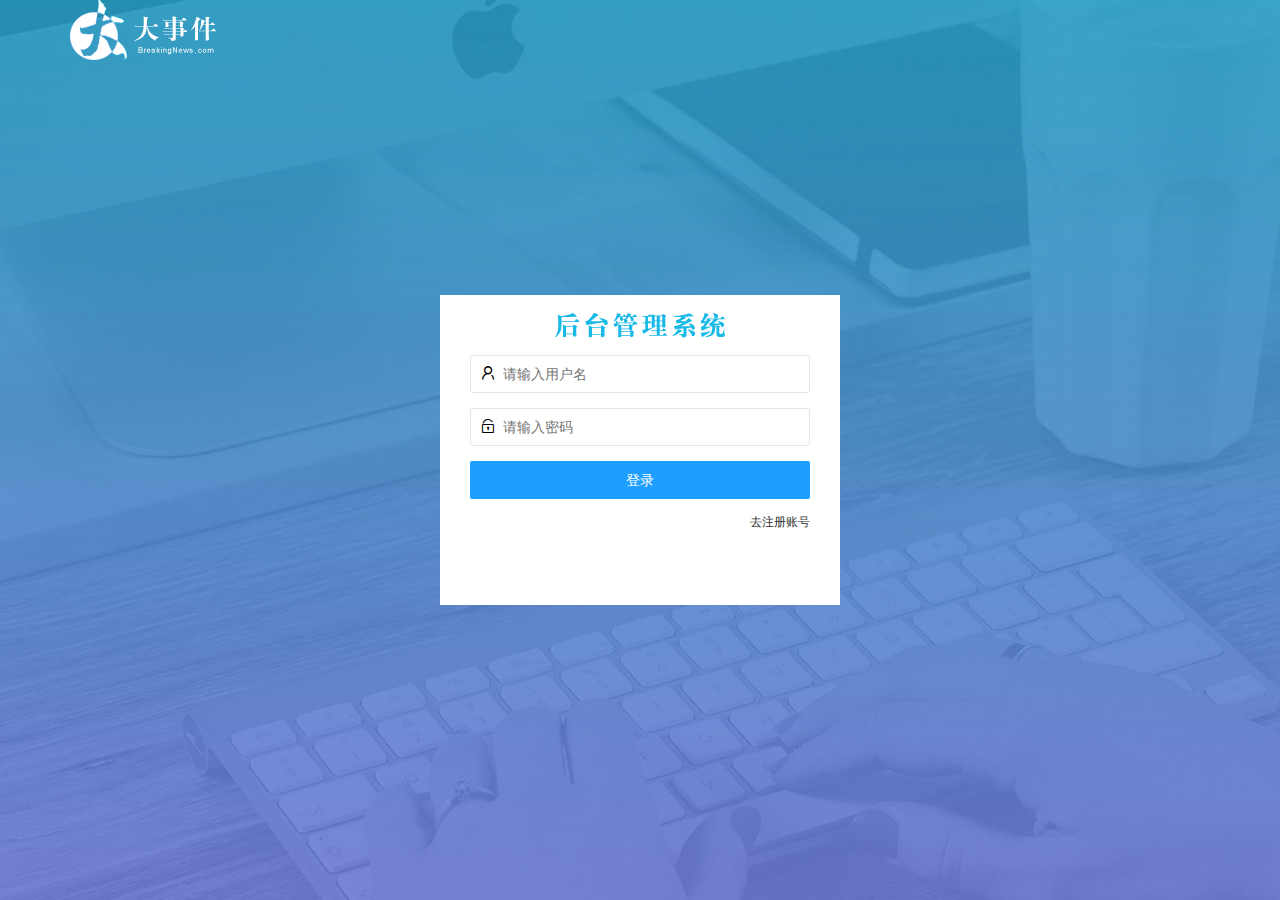
<file: login.html>
<!DOCTYPE html>
<html lang="en">
  <head>
    <meta charset="UTF-8" />
    <meta http-equiv="X-UA-Compatible" content="IE=edge" />
    <meta name="viewport" content="width=device-width, initial-scale=1.0" />
    <title>大事件-登录</title>
    <!-- 导入 LayUI 样式 -->
    <link rel="stylesheet" href="./assets/lib/layui/css/layui.css" />
    <!-- 导入自定义样式 -->
    <link rel="stylesheet" href="./assets/css/login.css" />
  </head>
  <body>
    <!-- 头部 logo 区域 -->
    <div class="layui-main">
      <img src="/assets/images/logo.png" alt="" />
    </div>
    
    <!-- 登录注册区域 -->
<!-- 登录注册区域 -->
<div class="loginAndRegBox">
  <!-- 登录标题 -->
  <div class="title-box"></div>
  <!-- 登录 -->
  <div class="login-box">
    <form class="layui-form" id="form_login">
        
        <!-- 用户名 -->
        
        <div class="layui-form-item">
          <i class="layui-icon layui-icon-username"></i>
            <input
                   type="text"
                   name="username"
                   required
                   lay-verify="required"
                   placeholder="请输入用户名"
                   autocomplete="off"
                   class="layui-input"
                   />
        </div>
        
        <!-- 密码 -->
        
        <div class="layui-form-item">
          <i class="layui-icon layui-icon-password"></i>
            <input
                   type="password"
                   name="password"
                   required
                   lay-verify="required"
                   placeholder="请输入密码"
                   autocomplete="off"
                   class="layui-input"
                   />
        </div>
        
        <!-- 登录按钮 -->
        <div class="layui-form-item">
            <!-- 注意：表单提交按钮和普通按钮的区别，就是 lay-submit 属性 -->
            <button class="layui-btn layui-btn-normal layui-btn-fluid" lay-submit >
                登录
            </button>
        </div>
        <div class="layui-form-item link">
            <a href="javascript:;" id="link_reg">去注册账号</a>
        </div>
    </form>
</div>
  <!-- 注册 -->
  <div class="reg-box">
    <form class="layui-form" id="form_reg">
        <!-- 用户名 -->
        <div class="layui-form-item">
            <i class="layui-icon layui-icon-username"></i>
            <input
                   type="text"
                   name="username"
                   required
                   lay-verify="required"
                   placeholder="请输入用户名"
                   autocomplete="off"
                   class="layui-input"
                   />
        </div>
        
        <!-- 密码 -->
        <div class="layui-form-item">
            <i class="layui-icon layui-icon-password"></i>
            <input
                   type="password"
                   name="password"
                   required
                   lay-verify="required|password"
                   placeholder="请输入密码"
                   autocomplete="off"
                   class="layui-input"
                   />
        </div>
        
        <!-- 确认密码 -->
        <div class="layui-form-item">
            <i class="layui-icon layui-icon-password"></i>
            <input
                   type="password"
                   name="repassword"
                   required
                   lay-verify="required|password|repwd"
                   placeholder="再次确认密码"
                   autocomplete="off"
                   class="layui-input"
                   />
        </div>
        
        <!-- 注册按钮 -->
        <div class="layui-form-item">
            <!-- 注意：表单提交按钮和普通按钮的区别，就是 lay-submit 属性 -->
            <button class="layui-btn layui-btn-normal layui-btn-fluid" lay-submit >
                注册
            </button>
        </div>
        <div class="layui-form-item link">
            <a href="javascript:;" id="link_login">去登录</a>
        </div>
    </form>
</div>
</div>
  </body>
  <script src="./assets/lib/layui/layui.all.js"></script>
  <script src="./assets/lib/jquery.js"></script>
  <script src="./assets/js/baseAPI.js"></script>
  <script src="./assets/js/login.js"></script>
</html>
</file>
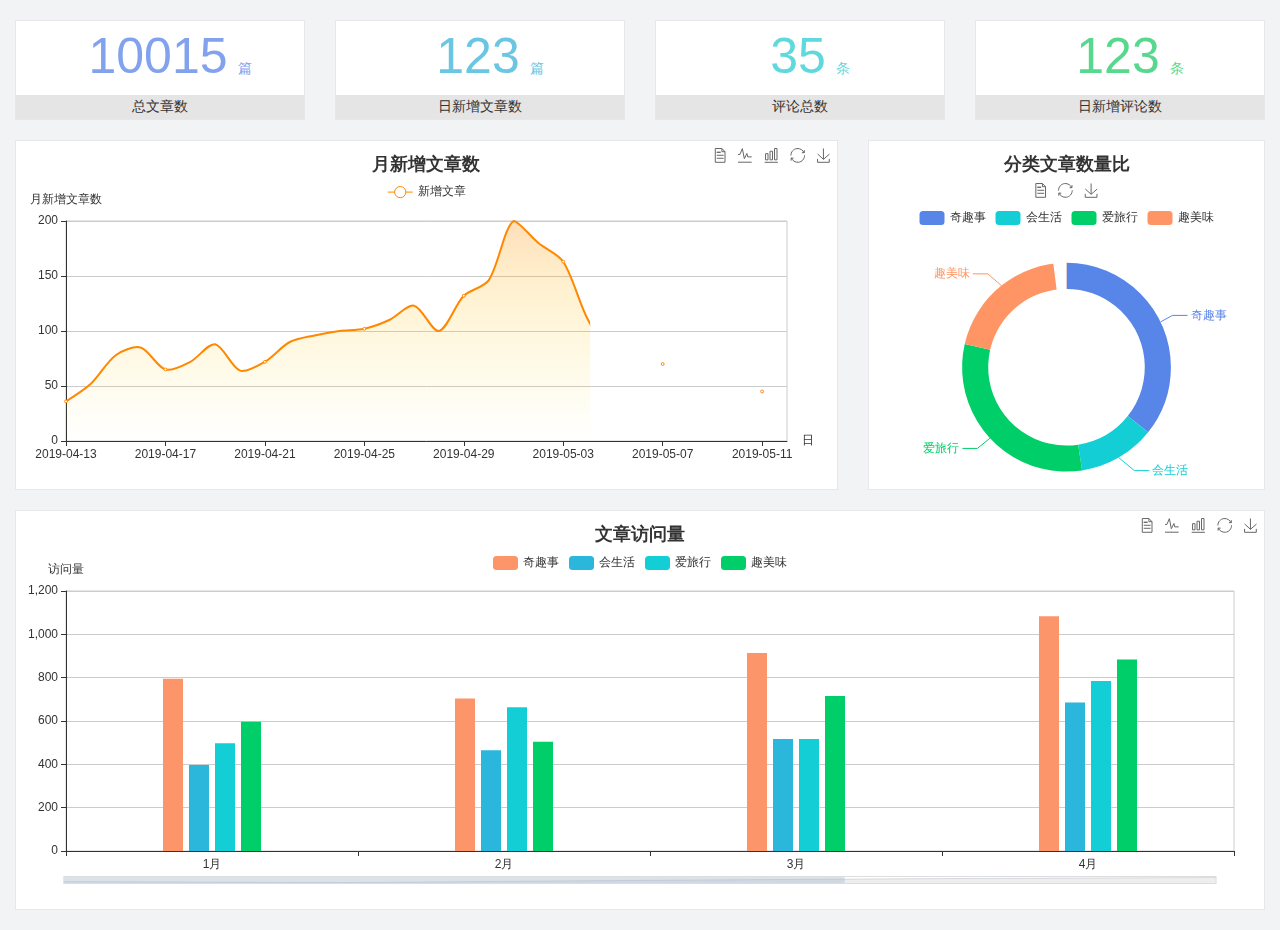
<file: home/dashboard.html>
<!DOCTYPE html>
<html lang="en">

<head>
  <meta charset="UTF-8">
  <meta name="viewport" content="width=device-width, initial-scale=1.0">
  <meta http-equiv="X-UA-Compatible" content="ie=edge">
  <title>图表统计</title>
  <link rel="stylesheet" href="../../assets/lib/bootstrap.css" />
  <link rel="stylesheet" href="../../assets/lib/main.css" />
  <script src="../../assets/lib/jquery.js"></script>
  <script type="text/javascript" src="../../assets/lib/echarts.min.js"></script>
</head>

<body>
  <div class="container-fluid">
    <div class="row spannel_list">
      <div class="col-sm-3 col-xs-6">
        <div class="spannel">
          <em>10015</em><span>篇</span>
          <b>总文章数</b>
        </div>
      </div>
      <div class="col-sm-3 col-xs-6">
        <div class="spannel scolor01">
          <em>123</em><span>篇</span>
          <b>日新增文章数</b>
        </div>
      </div>
      <div class="col-sm-3 col-xs-6">
        <div class="spannel scolor02">
          <em>35</em><span>条</span>
          <b>评论总数</b>
        </div>
      </div>
      <div class="col-sm-3 col-xs-6">
        <div class="spannel scolor03">
          <em>123</em><span>条</span>
          <b>日新增评论数</b>
        </div>
      </div>
    </div>
  </div>

  <div class="container-fluid">
    <div class="row curve-pie">
      <div class="col-lg-8 col-md-8">
        <div class="gragh_pannel" id="curve_show"></div>
      </div>
      <div class="col-lg-4 col-md-4">
        <div class="gragh_pannel" id="pie_show"></div>
      </div>
    </div>
  </div>

  <div class="container-fluid">
    <div class="column_pannel" id="column_show"></div>
  </div>

  <script>
    var oChart = echarts.init(document.getElementById('curve_show'));
    var aList_all = [
      { 'count': 36, 'date': '2019-04-13' },
      { 'count': 52, 'date': '2019-04-14' },
      { 'count': 78, 'date': '2019-04-15' },
      { 'count': 85, 'date': '2019-04-16' },
      { 'count': 65, 'date': '2019-04-17' },
      { 'count': 72, 'date': '2019-04-18' },
      { 'count': 88, 'date': '2019-04-19' },
      { 'count': 64, 'date': '2019-04-20' },
      { 'count': 72, 'date': '2019-04-21' },
      { 'count': 90, 'date': '2019-04-22' },
      { 'count': 96, 'date': '2019-04-23' },
      { 'count': 100, 'date': '2019-04-24' },
      { 'count': 102, 'date': '2019-04-25' },
      { 'count': 110, 'date': '2019-04-26' },
      { 'count': 123, 'date': '2019-04-27' },
      { 'count': 100, 'date': '2019-04-28' },
      { 'count': 132, 'date': '2019-04-29' },
      { 'count': 146, 'date': '2019-04-30' },
      { 'count': 200, 'date': '2019-05-01' },
      { 'count': 180, 'date': '2019-05-02' },
      { 'count': 163, 'date': '2019-05-03' },
      { 'count': 110, 'date': '2019-05-04' },
      { 'count': 80, 'date': '2019-05-05' },
      { 'count': 82, 'date': '2019-05-06' },
      { 'count': 70, 'date': '2019-05-07' },
      { 'count': 65, 'date': '2019-05-08' },
      { 'count': 54, 'date': '2019-05-09' },
      { 'count': 40, 'date': '2019-05-10' },
      { 'count': 45, 'date': '2019-05-11' },
      { 'count': 38, 'date': '2019-05-12' },
    ];

    let aCount = [];
    let aDate = [];

    for (var i = 0; i < aList_all.length; i++) {
      aCount.push(aList_all[i].count);
      aDate.push(aList_all[i].date);
    }

    var chartopt = {
      title: {
        text: '月新增文章数',
        left: 'center',
        top: '10'
      },
      tooltip: {
        trigger: 'axis'
      },
      legend: {
        data: ['新增文章'],
        top: '40'
      },
      toolbox: {
        show: true,
        feature: {
          mark: { show: true },
          dataView: { show: true, readOnly: false },
          magicType: { show: true, type: ['line', 'bar'] },
          restore: { show: true },
          saveAsImage: { show: true }
        }
      },
      calculable: true,
      xAxis: [
        {
          name: '日',
          type: 'category',
          boundaryGap: false,
          data: aDate
        }
      ],
      yAxis: [
        {
          name: '月新增文章数',
          type: 'value'
        }
      ],
      series: [
        {
          name: '新增文章',
          type: 'line',
          smooth: true,
          itemStyle: { normal: { areaStyle: { type: 'default' }, color: '#f80' }, lineStyle: { color: '#f80' } },
          data: aCount
        }],
      areaStyle: {
        normal: {
          color: new echarts.graphic.LinearGradient(0, 0, 0, 1, [{
            offset: 0,
            color: 'rgba(255,136,0,0.39)'
          }, {
            offset: .34,
            color: 'rgba(255,180,0,0.25)'
          }, {
            offset: 1,
            color: 'rgba(255,222,0,0.00)'
          }])

        }
      },
      grid: {
        show: true,
        x: 50,
        x2: 50,
        y: 80,
        height: 220
      }
    };

    oChart.setOption(chartopt);


    var oPie = echarts.init(document.getElementById('pie_show'));
    var oPieopt =
    {
      title: {
        top: 10,
        text: '分类文章数量比',
        x: 'center'
      },
      tooltip: {
        trigger: 'item',
        formatter: "{a} <br/>{b} : {c} ({d}%)"
      },
      color: ['#5885e8', '#13cfd5', '#00ce68', '#ff9565'],
      legend: {
        x: 'center',
        top: 65,
        data: ['奇趣事', '会生活', '爱旅行', '趣美味']
      },
      toolbox: {
        show: true,
        x: 'center',
        top: 35,
        feature: {
          mark: { show: true },
          dataView: { show: true, readOnly: false },
          magicType: {
            show: true,
            type: ['pie', 'funnel'],
            option: {
              funnel: {
                x: '25%',
                width: '50%',
                funnelAlign: 'left',
                max: 1548
              }
            }
          },
          restore: { show: true },
          saveAsImage: { show: true }
        }
      },
      calculable: true,
      series: [
        {
          name: '访问来源',
          type: 'pie',
          radius: ['45%', '60%'],
          center: ['50%', '65%'],
          data: [
            { value: 300, name: '奇趣事' },
            { value: 100, name: '会生活' },
            { value: 260, name: '爱旅行' },
            { value: 180, name: '趣美味' }
          ]
        }
      ]
    };
    oPie.setOption(oPieopt);



    var oColumn = this.echarts.init(document.getElementById('column_show'));
    var oColumnopt =
    {
      title: {
        text: '文章访问量',
        left: 'center',
        top: '10'
      },
      tooltip: {
        trigger: 'axis'
      },
      legend: {
        data: ['奇趣事', '会生活', '爱旅行', '趣美味'],
        top: '40'
      },
      toolbox: {
        show: true,
        feature: {
          mark: { show: true },
          dataView: { show: true, readOnly: false },
          magicType: { show: true, type: ['line', 'bar'] },
          restore: { show: true },
          saveAsImage: { show: true }
        }
      },
      calculable: true,
      xAxis: [
        {
          type: 'category',
          data: ['1月', '2月', '3月', '4月', '5月']
        }
      ],
      yAxis: [
        {
          name: '访问量',
          type: 'value'
        }
      ],
      series: [
        {
          name: '奇趣事',
          type: 'bar',
          barWidth: 20,
          itemStyle: {
            normal: { areaStyle: { type: 'default' }, color: '#fd956a' }
          },
          data: [800, 708, 920, 1090, 1200]
        },
        {
          name: '会生活',
          type: 'bar',
          barWidth: 20,
          itemStyle: {
            normal: { areaStyle: { type: 'default' }, color: '#2bb6db' }
          },
          data: [400, 468, 520, 690, 800]
        },
        {
          name: '爱旅行',
          type: 'bar',
          barWidth: 20,
          itemStyle: {
            normal: { areaStyle: { type: 'default' }, color: '#13cfd5' }
          },
          data: [500, 668, 520, 790, 900]
        },
        {
          name: '趣美味',
          type: 'bar',
          barWidth: 20,
          itemStyle: {
            normal: { areaStyle: { type: 'default' }, color: '#00ce68' }
          },
          data: [600, 508, 720, 890, 1000]
        }
      ],
      grid: {
        show: true,
        x: 50,
        x2: 30,
        y: 80,
        height: 260
      },
      dataZoom: [//给x轴设置滚动条
        {
          start: 0,//默认为0
          end: 100 - 1000 / 31,//默认为100
          type: 'slider',
          show: true,
          xAxisIndex: [0],
          handleSize: 0,//滑动条的 左右2个滑动条的大小
          height: 8,//组件高度
          left: 45, //左边的距离
          right: 50,//右边的距离
          bottom: 26,//右边的距离
          handleColor: '#ddd',//h滑动图标的颜色
          handleStyle: {
            borderColor: "#cacaca",
            borderWidth: "1",
            shadowBlur: 2,
            background: "#ddd",
            shadowColor: "#ddd",
          }
        }]
    };
    oColumn.setOption(oColumnopt);
  </script>
</body>

</html>
</file>
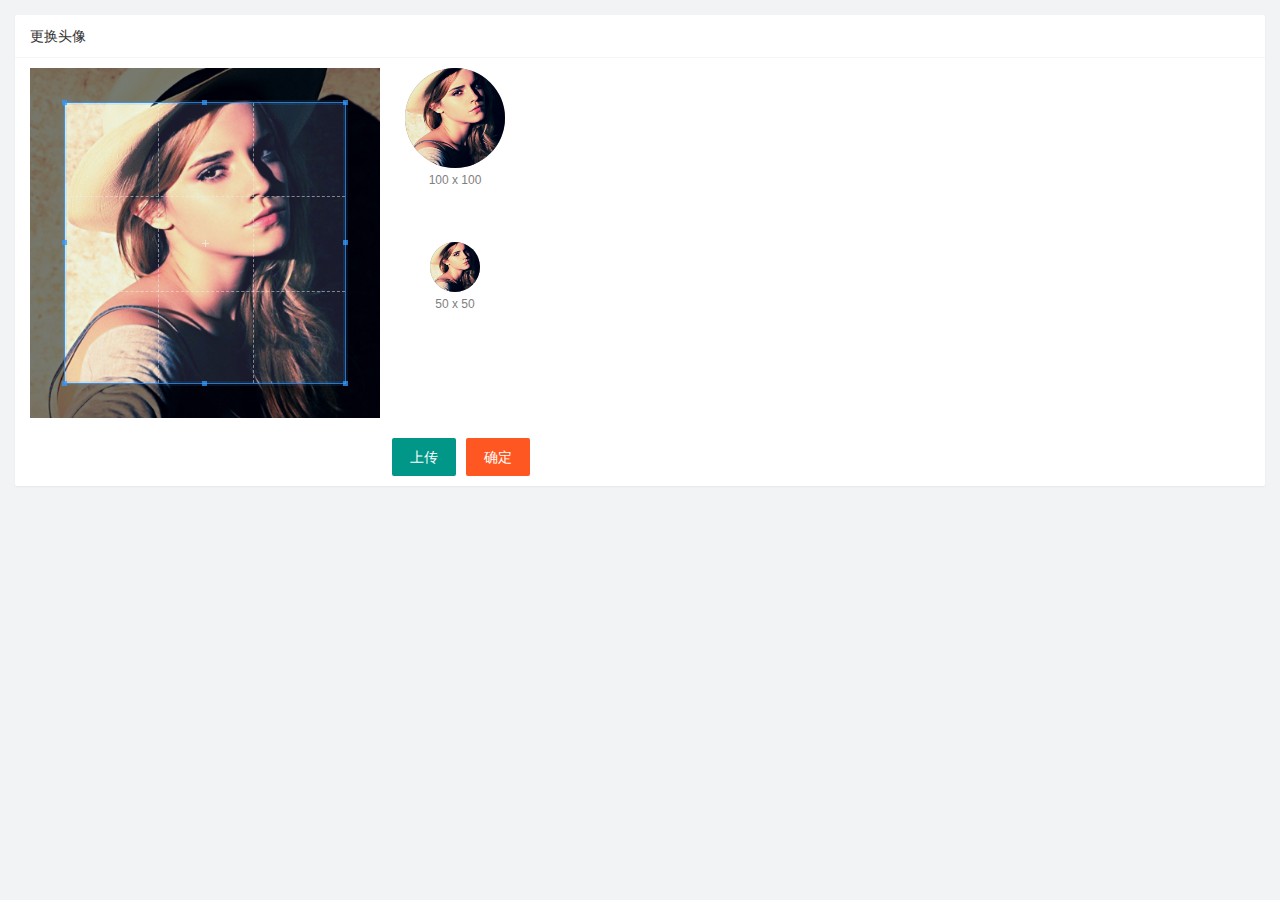
<file: user/user_avatar.html>
<!DOCTYPE html>
<html lang="en">
    <head>
        <meta charset="UTF-8" />
        <meta http-equiv="X-UA-Compatible" content="IE=edge" />
        <meta name="viewport" content="width=device-width, initial-scale=1.0" />
        <title>Document</title>
        <link rel="stylesheet" href="/assets/lib/cropper/cropper.css" />
        <link rel="stylesheet" href="/assets/lib/layui/css/layui.css" />
        <link rel="stylesheet" href="/assets/css/user/user_avatar.css" />

    </head>
    <body>
        <div class="layui-card">
            <div class="layui-card-header">更换头像</div>
            <div class="layui-card-body">
<!-- 第一行的图片裁剪和预览区域 -->
<div class="row1">
    <!-- 图片裁剪区域 -->
    <div class="cropper-box">
        <!-- 这个 img 标签很重要，将来会把它初始化为裁剪区域 -->
        <img id="image" src="/assets/images/sample.jpg" />
    </div>
    <!-- 图片的预览区域 -->
    <div class="preview-box">
        <div>
            <!-- 宽高为 100px 的预览区域 -->
            <div class="img-preview w100"></div>
            <p class="size">100 x 100</p>
        </div>
        <div>
            <!-- 宽高为 50px 的预览区域 -->
            <div class="img-preview w50"></div>
            <p class="size">50 x 50</p>
        </div>
    </div>
</div>
    <!-- 第二行的按钮区域 -->
    <div class="row2">
        <input type="file" id="file" accept="image/png,image/jpeg" />
        <button type="button" class="layui-btn" id="btnChooseImage">上传</button>
        <button type="button" class="layui-btn layui-btn-danger" id="btnUpload">确定</button>
    </div>
            </div>
        </div>
    </body>
    <script src = "/assets/lib/layui/layui.all.js"></script>
    <script src="/assets/lib/jquery.js"></script>
<script src="/assets/lib/cropper/Cropper.js"></script>
<script src="/assets/lib/cropper/jquery-cropper.js"></script>
<script src="/assets/js/user/user_avatar.js"></script>
<script src="/assets/js/baseAPI.js"></script>

</html>
</file>
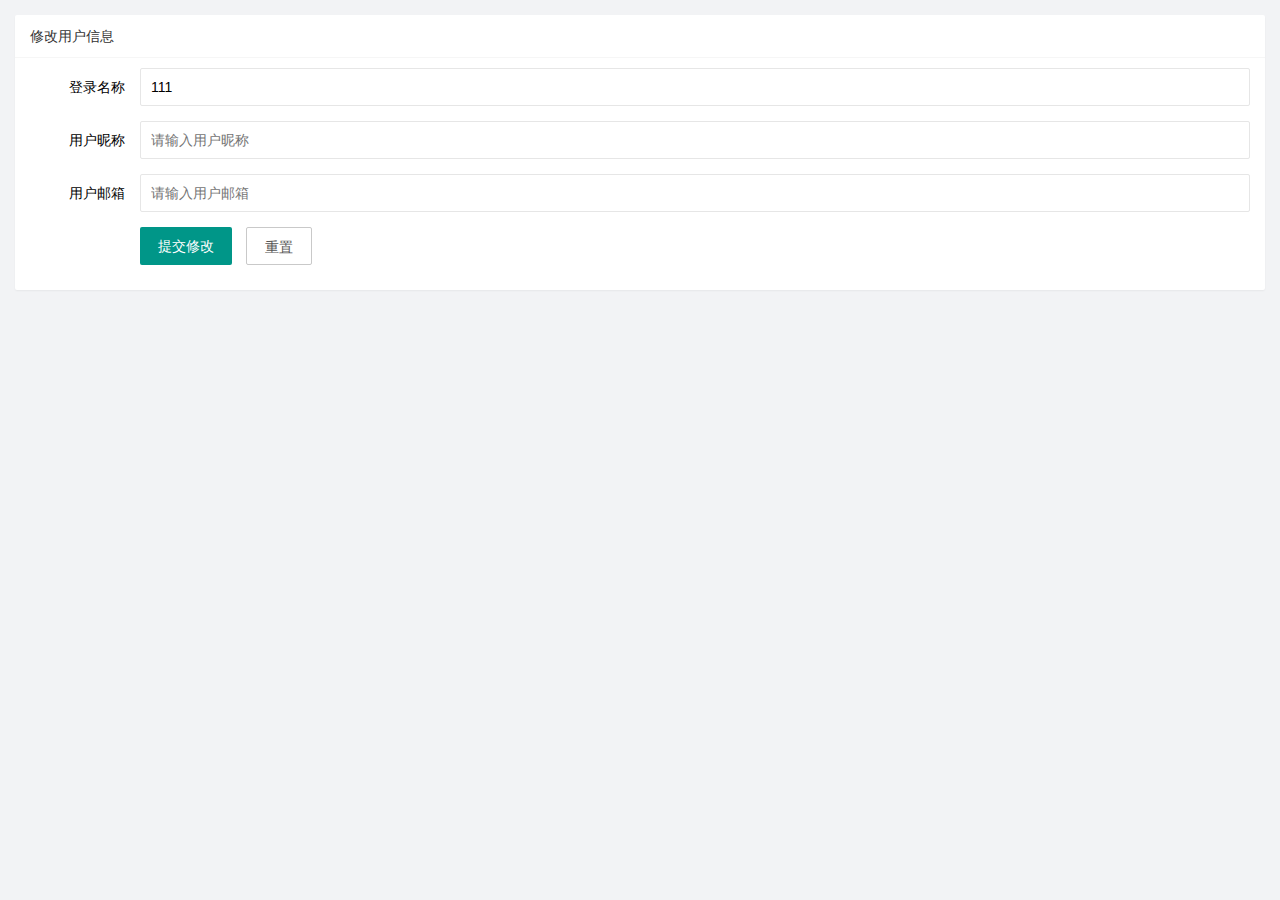
<file: user/user_info.html>
<!DOCTYPE html>
<html lang="en">

<head>
    <meta charset="UTF-8" />
    <meta http-equiv="X-UA-Compatible" content="IE=edge" />
    <meta name="viewport" content="width=device-width, initial-scale=1.0" />
    <title>Document</title>
    <link rel="stylesheet" href="/assets/lib/layui/css/layui.css">
    <link rel="stylesheet" href="/assets/css/user/user_info.css" />
</head>

<body>
    <div class="layui-card">
        <div class="layui-card-header">修改用户信息</div>
        <div class="layui-card-body">
            <!-- form 表单 -->
            <form class="layui-form" action="" lay-filter="formUserInfo">
                <!-- 隐藏域 -->
                <input type="hidden" name="id">
                <div class="layui-form-item">
                    <label class="layui-form-label">登录名称</label>
                    <div class="layui-input-block">
                        <input type="text" name="username" required readonly lay-verify="required" placeholder="请输入登录名称"
                            autocomplete="off" class="layui-input"  value="111"/>
                    </div>
                </div>
                <div class="layui-form-item">
                    <label class="layui-form-label">用户昵称</label>
                    <div class="layui-input-block">
                        <input type="text" name="nickname" required lay-verify="required|nickname" placeholder="请输入用户昵称"
                            autocomplete="off" class="layui-input" />
                    </div>
                </div>
                <div class="layui-form-item">
                    <label class="layui-form-label">用户邮箱</label>
                    <div class="layui-input-block">
                        <input type="text" name="email" required lay-verify="required|email" placeholder="请输入用户邮箱"
                            autocomplete="off" class="layui-input" />
                    </div>
                </div>
                <div class="layui-form-item">
                    <div class="layui-input-block">
                        <button class="layui-btn" lay-submit lay-filter="formDemo">提交修改</button>
                        <button type="reset" class="layui-btn layui-btn-primary">重置</button>
                    </div>
                </div>
            </form>
        </div>
    </div>
    <script src="/assets/lib/layui/layui.all.js"></script>
<script src="/assets/lib/jquery.js"></script>
<script src="/assets/js/baseAPI.js"></script>
<script src="/assets/js/user/user_info.js"></script>
</body>

</html>
</file>
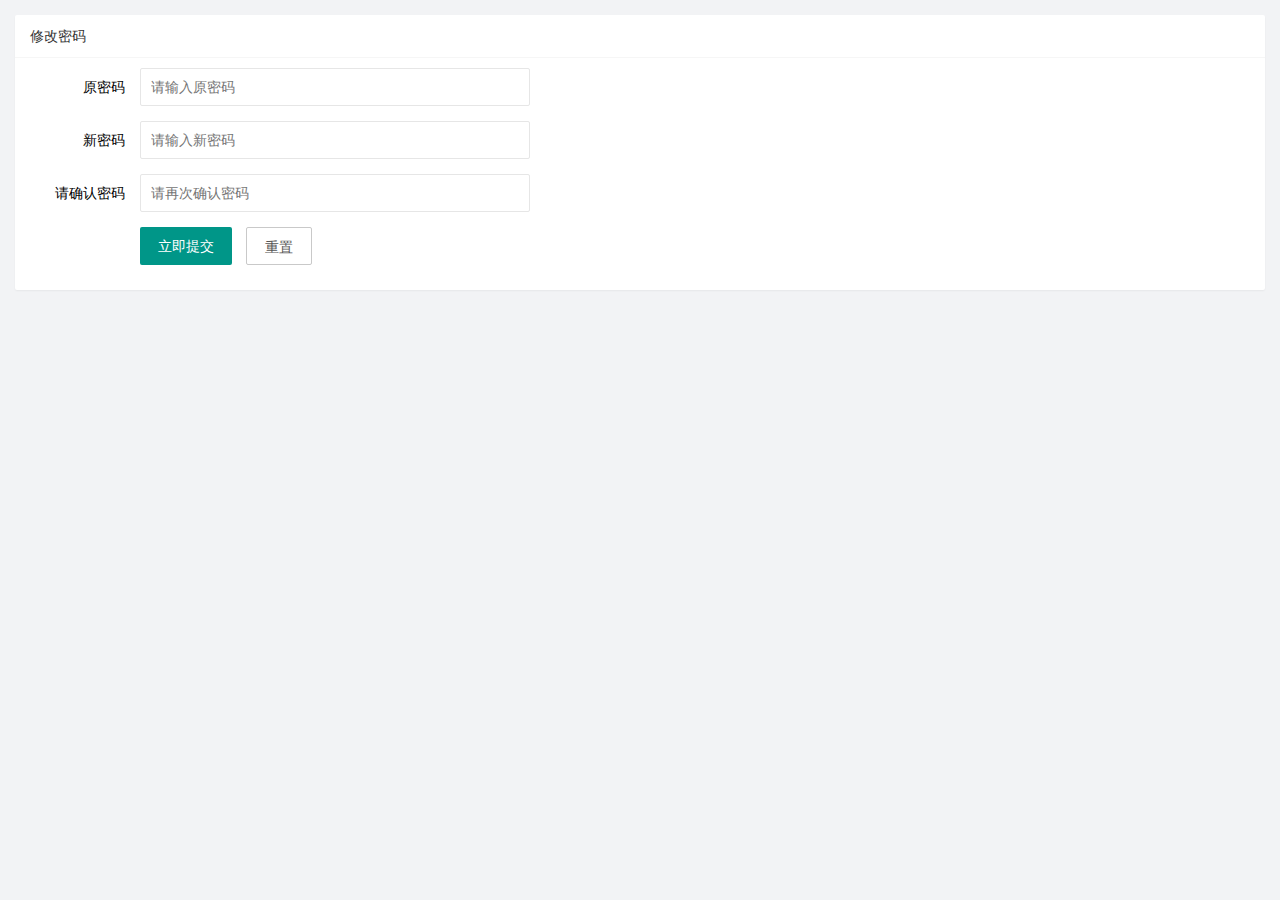
<file: user/user_pwd.html>
<!DOCTYPE html>
<html lang="en">

<head>
  <meta charset="UTF-8" />
  <meta http-equiv="X-UA-Compatible" content="IE=edge" />
  <meta name="viewport" content="width=device-width, initial-scale=1.0" />
  <title>Document</title>
  <link rel="stylesheet" href="/assets/lib/layui/css/layui.css" />
  <link rel="stylesheet" href="/assets/css/user/user_pwd.css" />
</head>

<body>
  <div class="layui-card">
    <div class="layui-card-header">修改密码</div>
    <div class="layui-card-body">
      <form class="layui-form" action="">
        <div class="layui-form-item">
          <label class="layui-form-label">原密码</label>
          <div class="layui-input-block">
            <input type="password" name="oldPwd" required lay-verify="required|pwd" placeholder="请输入原密码" autocomplete="off"
              class="layui-input" />
          </div>
        </div>
        <div class="layui-form-item">
          <label class="layui-form-label">新密码</label>
          <div class="layui-input-block">
            <input type="password" name="newPwd" required lay-verify="required|pwd|samePwd" placeholder="请输入新密码" autocomplete="off"
              class="layui-input" />
          </div>
        </div>
        <div class="layui-form-item">
          <label class="layui-form-label">请确认密码</label>
          <div class="layui-input-block">
            <input type="password" name="rePwd" required lay-verify="required|pwd|rePwd" placeholder="请再次确认密码" autocomplete="off"
              class="layui-input" />
          </div>
        </div>
        <div class="layui-form-item">
          <div class="layui-input-block">
            <button class="layui-btn" lay-submit lay-filter="formDemo">
              立即提交
            </button>
            <button type="reset" class="layui-btn layui-btn-primary">
              重置
            </button>
          </div>
        </div>
      </form>
    </div>
  </div>
</body>
<!-- 导入 layui 的 js -->
<script src="/assets/lib/layui/layui.all.js"></script>
<!-- 导入 jQuery -->
<script src="/assets/lib/jquery.js"></script>
<!-- 导入 baseAPI -->
<script src="/assets/js/baseAPI.js"></script>
<!-- 导入自己的 js -->
<script src="/assets/js/user/user_pwd.js"></script>

</html>
</file>
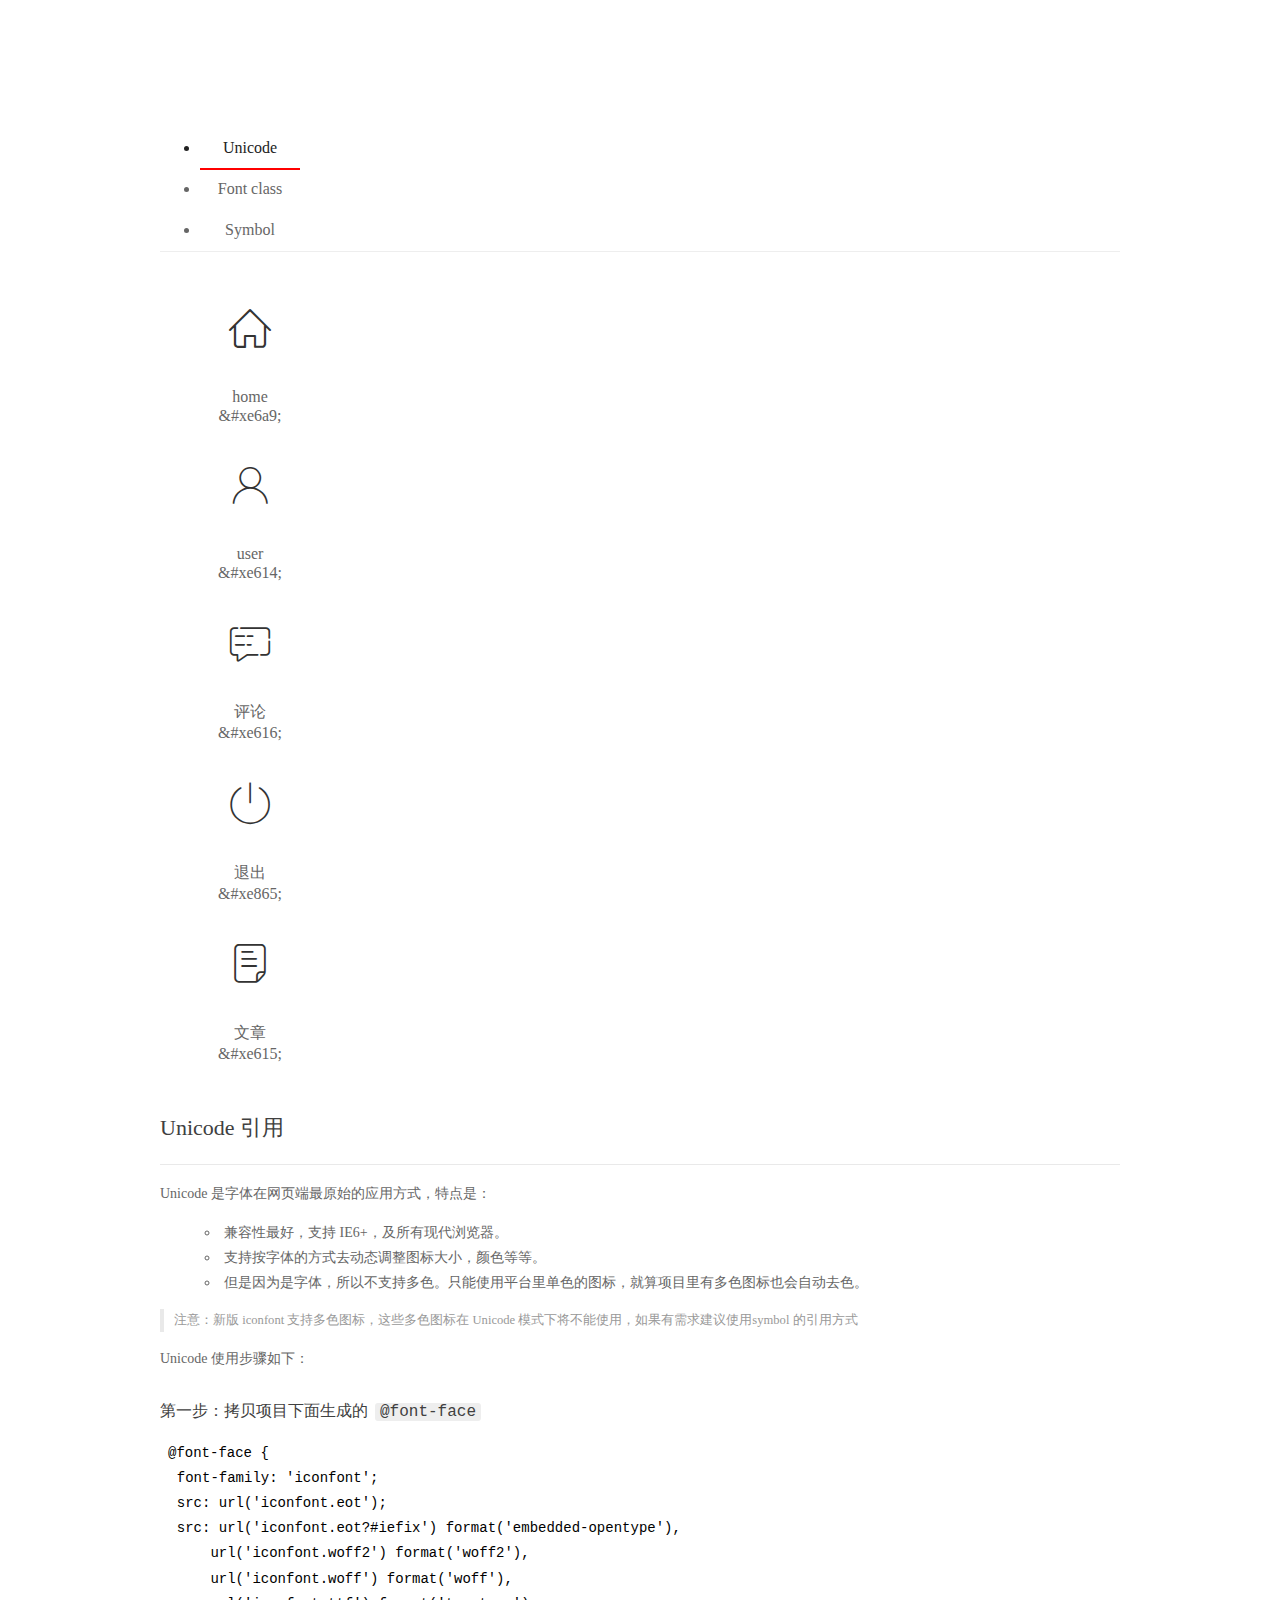
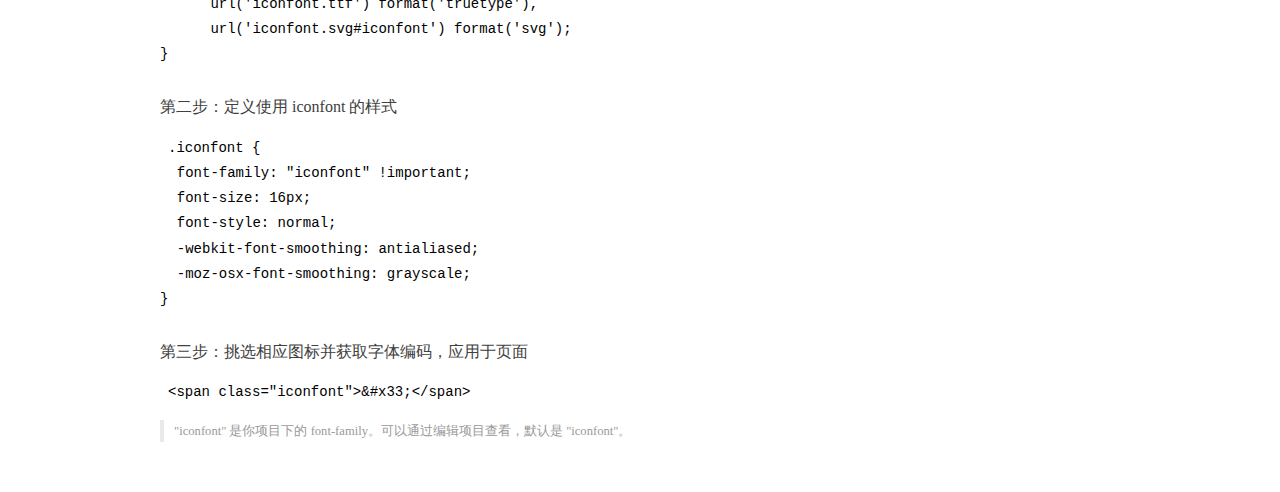
<file: assets/fonts/demo_index.html>
<!DOCTYPE html>
<html>
<head>
  <meta charset="utf-8"/>
  <title>IconFont Demo</title>
  <link rel="shortcut icon" href="https://gtms04.alicdn.com/tps/i4/TB1_oz6GVXXXXaFXpXXJDFnIXXX-64-64.ico" type="image/x-icon"/>
  <link rel="stylesheet" href="https://g.alicdn.com/thx/cube/1.3.2/cube.min.css">
  <link rel="stylesheet" href="demo.css">
  <link rel="stylesheet" href="iconfont.css">
  <script src="iconfont.js"></script>
  <!-- jQuery -->
  <script src="https://a1.alicdn.com/oss/uploads/2018/12/26/7bfddb60-08e8-11e9-9b04-53e73bb6408b.js"></script>
  <!-- 代码高亮 -->
  <script src="https://a1.alicdn.com/oss/uploads/2018/12/26/a3f714d0-08e6-11e9-8a15-ebf944d7534c.js"></script>
</head>
<body>
  <div class="main">
    <h1 class="logo"><a href="https://www.iconfont.cn/" title="iconfont 首页" target="_blank">&#xe86b;</a></h1>
    <div class="nav-tabs">
      <ul id="tabs" class="dib-box">
        <li class="dib active"><span>Unicode</span></li>
        <li class="dib"><span>Font class</span></li>
        <li class="dib"><span>Symbol</span></li>
      </ul>
      
    </div>
    <div class="tab-container">
      <div class="content unicode" style="display: block;">
          <ul class="icon_lists dib-box">
          
            <li class="dib">
              <span class="icon iconfont">&#xe6a9;</span>
                <div class="name">home</div>
                <div class="code-name">&amp;#xe6a9;</div>
              </li>
          
            <li class="dib">
              <span class="icon iconfont">&#xe614;</span>
                <div class="name">user</div>
                <div class="code-name">&amp;#xe614;</div>
              </li>
          
            <li class="dib">
              <span class="icon iconfont">&#xe616;</span>
                <div class="name">评论</div>
                <div class="code-name">&amp;#xe616;</div>
              </li>
          
            <li class="dib">
              <span class="icon iconfont">&#xe865;</span>
                <div class="name">退出</div>
                <div class="code-name">&amp;#xe865;</div>
              </li>
          
            <li class="dib">
              <span class="icon iconfont">&#xe615;</span>
                <div class="name">文章</div>
                <div class="code-name">&amp;#xe615;</div>
              </li>
          
          </ul>
          <div class="article markdown">
          <h2 id="unicode-">Unicode 引用</h2>
          <hr>

          <p>Unicode 是字体在网页端最原始的应用方式，特点是：</p>
          <ul>
            <li>兼容性最好，支持 IE6+，及所有现代浏览器。</li>
            <li>支持按字体的方式去动态调整图标大小，颜色等等。</li>
            <li>但是因为是字体，所以不支持多色。只能使用平台里单色的图标，就算项目里有多色图标也会自动去色。</li>
          </ul>
          <blockquote>
            <p>注意：新版 iconfont 支持多色图标，这些多色图标在 Unicode 模式下将不能使用，如果有需求建议使用symbol 的引用方式</p>
          </blockquote>
          <p>Unicode 使用步骤如下：</p>
          <h3 id="-font-face">第一步：拷贝项目下面生成的 <code>@font-face</code></h3>
<pre><code class="language-css"
>@font-face {
  font-family: 'iconfont';
  src: url('iconfont.eot');
  src: url('iconfont.eot?#iefix') format('embedded-opentype'),
      url('iconfont.woff2') format('woff2'),
      url('iconfont.woff') format('woff'),
      url('iconfont.ttf') format('truetype'),
      url('iconfont.svg#iconfont') format('svg');
}
</code></pre>
          <h3 id="-iconfont-">第二步：定义使用 iconfont 的样式</h3>
<pre><code class="language-css"
>.iconfont {
  font-family: "iconfont" !important;
  font-size: 16px;
  font-style: normal;
  -webkit-font-smoothing: antialiased;
  -moz-osx-font-smoothing: grayscale;
}
</code></pre>
          <h3 id="-">第三步：挑选相应图标并获取字体编码，应用于页面</h3>
<pre>
<code class="language-html"
>&lt;span class="iconfont"&gt;&amp;#x33;&lt;/span&gt;
</code></pre>
          <blockquote>
            <p>"iconfont" 是你项目下的 font-family。可以通过编辑项目查看，默认是 "iconfont"。</p>
          </blockquote>
          </div>
      </div>
      <div class="content font-class">
        <ul class="icon_lists dib-box">
          
          <li class="dib">
            <span class="icon iconfont icon-home"></span>
            <div class="name">
              home
            </div>
            <div class="code-name">.icon-home
            </div>
          </li>
          
          <li class="dib">
            <span class="icon iconfont icon-user"></span>
            <div class="name">
              user
            </div>
            <div class="code-name">.icon-user
            </div>
          </li>
          
          <li class="dib">
            <span class="icon iconfont icon-pinglun"></span>
            <div class="name">
              评论
            </div>
            <div class="code-name">.icon-pinglun
            </div>
          </li>
          
          <li class="dib">
            <span class="icon iconfont icon-tuichu"></span>
            <div class="name">
              退出
            </div>
            <div class="code-name">.icon-tuichu
            </div>
          </li>
          
          <li class="dib">
            <span class="icon iconfont icon-16"></span>
            <div class="name">
              文章
            </div>
            <div class="code-name">.icon-16
            </div>
          </li>
          
        </ul>
        <div class="article markdown">
        <h2 id="font-class-">font-class 引用</h2>
        <hr>

        <p>font-class 是 Unicode 使用方式的一种变种，主要是解决 Unicode 书写不直观，语意不明确的问题。</p>
        <p>与 Unicode 使用方式相比，具有如下特点：</p>
        <ul>
          <li>兼容性良好，支持 IE8+，及所有现代浏览器。</li>
          <li>相比于 Unicode 语意明确，书写更直观。可以很容易分辨这个 icon 是什么。</li>
          <li>因为使用 class 来定义图标，所以当要替换图标时，只需要修改 class 里面的 Unicode 引用。</li>
          <li>不过因为本质上还是使用的字体，所以多色图标还是不支持的。</li>
        </ul>
        <p>使用步骤如下：</p>
        <h3 id="-fontclass-">第一步：引入项目下面生成的 fontclass 代码：</h3>
<pre><code class="language-html">&lt;link rel="stylesheet" href="./iconfont.css"&gt;
</code></pre>
        <h3 id="-">第二步：挑选相应图标并获取类名，应用于页面：</h3>
<pre><code class="language-html">&lt;span class="iconfont icon-xxx"&gt;&lt;/span&gt;
</code></pre>
        <blockquote>
          <p>"
            iconfont" 是你项目下的 font-family。可以通过编辑项目查看，默认是 "iconfont"。</p>
        </blockquote>
      </div>
      </div>
      <div class="content symbol">
          <ul class="icon_lists dib-box">
          
            <li class="dib">
                <svg class="icon svg-icon" aria-hidden="true">
                  <use xlink:href="#icon-home"></use>
                </svg>
                <div class="name">home</div>
                <div class="code-name">#icon-home</div>
            </li>
          
            <li class="dib">
                <svg class="icon svg-icon" aria-hidden="true">
                  <use xlink:href="#icon-user"></use>
                </svg>
                <div class="name">user</div>
                <div class="code-name">#icon-user</div>
            </li>
          
            <li class="dib">
                <svg class="icon svg-icon" aria-hidden="true">
                  <use xlink:href="#icon-pinglun"></use>
                </svg>
                <div class="name">评论</div>
                <div class="code-name">#icon-pinglun</div>
            </li>
          
            <li class="dib">
                <svg class="icon svg-icon" aria-hidden="true">
                  <use xlink:href="#icon-tuichu"></use>
                </svg>
                <div class="name">退出</div>
                <div class="code-name">#icon-tuichu</div>
            </li>
          
            <li class="dib">
                <svg class="icon svg-icon" aria-hidden="true">
                  <use xlink:href="#icon-16"></use>
                </svg>
                <div class="name">文章</div>
                <div class="code-name">#icon-16</div>
            </li>
          
          </ul>
          <div class="article markdown">
          <h2 id="symbol-">Symbol 引用</h2>
          <hr>

          <p>这是一种全新的使用方式，应该说这才是未来的主流，也是平台目前推荐的用法。相关介绍可以参考这篇<a href="">文章</a>
            这种用法其实是做了一个 SVG 的集合，与另外两种相比具有如下特点：</p>
          <ul>
            <li>支持多色图标了，不再受单色限制。</li>
            <li>通过一些技巧，支持像字体那样，通过 <code>font-size</code>, <code>color</code> 来调整样式。</li>
            <li>兼容性较差，支持 IE9+，及现代浏览器。</li>
            <li>浏览器渲染 SVG 的性能一般，还不如 png。</li>
          </ul>
          <p>使用步骤如下：</p>
          <h3 id="-symbol-">第一步：引入项目下面生成的 symbol 代码：</h3>
<pre><code class="language-html">&lt;script src="./iconfont.js"&gt;&lt;/script&gt;
</code></pre>
          <h3 id="-css-">第二步：加入通用 CSS 代码（引入一次就行）：</h3>
<pre><code class="language-html">&lt;style&gt;
.icon {
  width: 1em;
  height: 1em;
  vertical-align: -0.15em;
  fill: currentColor;
  overflow: hidden;
}
&lt;/style&gt;
</code></pre>
          <h3 id="-">第三步：挑选相应图标并获取类名，应用于页面：</h3>
<pre><code class="language-html">&lt;svg class="icon" aria-hidden="true"&gt;
  &lt;use xlink:href="#icon-xxx"&gt;&lt;/use&gt;
&lt;/svg&gt;
</code></pre>
          </div>
      </div>

    </div>
  </div>
  <script>
  $(document).ready(function () {
      $('.tab-container .content:first').show()

      $('#tabs li').click(function (e) {
        var tabContent = $('.tab-container .content')
        var index = $(this).index()

        if ($(this).hasClass('active')) {
          return
        } else {
          $('#tabs li').removeClass('active')
          $(this).addClass('active')

          tabContent.hide().eq(index).fadeIn()
        }
      })
    })
  </script>
</body>
</html>
</file>
<file: assets/lib/layui/css/layui.css>
/** layui-v2.5.5 MIT License By https://www.layui.com */
 .layui-inline,img{display:inline-block;vertical-align:middle}h1,h2,h3,h4,h5,h6{font-weight:400}.layui-edge,.layui-header,.layui-inline,.layui-main{position:relative}.layui-body,.layui-edge,.layui-elip{overflow:hidden}.layui-btn,.layui-edge,.layui-inline,img{vertical-align:middle}.layui-btn,.layui-disabled,.layui-icon,.layui-unselect{-moz-user-select:none;-webkit-user-select:none;-ms-user-select:none}.layui-elip,.layui-form-checkbox span,.layui-form-pane .layui-form-label{text-overflow:ellipsis;white-space:nowrap}.layui-breadcrumb,.layui-tree-btnGroup{visibility:hidden}blockquote,body,button,dd,div,dl,dt,form,h1,h2,h3,h4,h5,h6,input,li,ol,p,pre,td,textarea,th,ul{margin:0;padding:0;-webkit-tap-highlight-color:rgba(0,0,0,0)}a:active,a:hover{outline:0}img{border:none}li{list-style:none}table{border-collapse:collapse;border-spacing:0}h4,h5,h6{font-size:100%}button,input,optgroup,option,select,textarea{font-family:inherit;font-size:inherit;font-style:inherit;font-weight:inherit;outline:0}pre{white-space:pre-wrap;white-space:-moz-pre-wrap;white-space:-pre-wrap;white-space:-o-pre-wrap;word-wrap:break-word}body{line-height:24px;font:14px Helvetica Neue,Helvetica,PingFang SC,Tahoma,Arial,sans-serif}hr{height:1px;margin:10px 0;border:0;clear:both}a{color:#333;text-decoration:none}a:hover{color:#777}a cite{font-style:normal;*cursor:pointer}.layui-border-box,.layui-border-box *{box-sizing:border-box}.layui-box,.layui-box *{box-sizing:content-box}.layui-clear{clear:both;*zoom:1}.layui-clear:after{content:'\20';clear:both;*zoom:1;display:block;height:0}.layui-inline{*display:inline;*zoom:1}.layui-edge{display:inline-block;width:0;height:0;border-width:6px;border-style:dashed;border-color:transparent}.layui-edge-top{top:-4px;border-bottom-color:#999;border-bottom-style:solid}.layui-edge-right{border-left-color:#999;border-left-style:solid}.layui-edge-bottom{top:2px;border-top-color:#999;border-top-style:solid}.layui-edge-left{border-right-color:#999;border-right-style:solid}.layui-disabled,.layui-disabled:hover{color:#d2d2d2!important;cursor:not-allowed!important}.layui-circle{border-radius:100%}.layui-show{display:block!important}.layui-hide{display:none!important}@font-face{font-family:layui-icon;src:url(../font/iconfont.eot?v=250);src:url(../font/iconfont.eot?v=250#iefix) format('embedded-opentype'),url(../font/iconfont.woff2?v=250) format('woff2'),url(../font/iconfont.woff?v=250) format('woff'),url(../font/iconfont.ttf?v=250) format('truetype'),url(../font/iconfont.svg?v=250#layui-icon) format('svg')}.layui-icon{font-family:layui-icon!important;font-size:16px;font-style:normal;-webkit-font-smoothing:antialiased;-moz-osx-font-smoothing:grayscale}.layui-icon-reply-fill:before{content:"\e611"}.layui-icon-set-fill:before{content:"\e614"}.layui-icon-menu-fill:before{content:"\e60f"}.layui-icon-search:before{content:"\e615"}.layui-icon-share:before{content:"\e641"}.layui-icon-set-sm:before{content:"\e620"}.layui-icon-engine:before{content:"\e628"}.layui-icon-close:before{content:"\1006"}.layui-icon-close-fill:before{content:"\1007"}.layui-icon-chart-screen:before{content:"\e629"}.layui-icon-star:before{content:"\e600"}.layui-icon-circle-dot:before{content:"\e617"}.layui-icon-chat:before{content:"\e606"}.layui-icon-release:before{content:"\e609"}.layui-icon-list:before{content:"\e60a"}.layui-icon-chart:before{content:"\e62c"}.layui-icon-ok-circle:before{content:"\1005"}.layui-icon-layim-theme:before{content:"\e61b"}.layui-icon-table:before{content:"\e62d"}.layui-icon-right:before{content:"\e602"}.layui-icon-left:before{content:"\e603"}.layui-icon-cart-simple:before{content:"\e698"}.layui-icon-face-cry:before{content:"\e69c"}.layui-icon-face-smile:before{content:"\e6af"}.layui-icon-survey:before{content:"\e6b2"}.layui-icon-tree:before{content:"\e62e"}.layui-icon-upload-circle:before{content:"\e62f"}.layui-icon-add-circle:before{content:"\e61f"}.layui-icon-download-circle:before{content:"\e601"}.layui-icon-templeate-1:before{content:"\e630"}.layui-icon-util:before{content:"\e631"}.layui-icon-face-surprised:before{content:"\e664"}.layui-icon-edit:before{content:"\e642"}.layui-icon-speaker:before{content:"\e645"}.layui-icon-down:before{content:"\e61a"}.layui-icon-file:before{content:"\e621"}.layui-icon-layouts:before{content:"\e632"}.layui-icon-rate-half:before{content:"\e6c9"}.layui-icon-add-circle-fine:before{content:"\e608"}.layui-icon-prev-circle:before{content:"\e633"}.layui-icon-read:before{content:"\e705"}.layui-icon-404:before{content:"\e61c"}.layui-icon-carousel:before{content:"\e634"}.layui-icon-help:before{content:"\e607"}.layui-icon-code-circle:before{content:"\e635"}.layui-icon-water:before{content:"\e636"}.layui-icon-username:before{content:"\e66f"}.layui-icon-find-fill:before{content:"\e670"}.layui-icon-about:before{content:"\e60b"}.layui-icon-location:before{content:"\e715"}.layui-icon-up:before{content:"\e619"}.layui-icon-pause:before{content:"\e651"}.layui-icon-date:before{content:"\e637"}.layui-icon-layim-uploadfile:before{content:"\e61d"}.layui-icon-delete:before{content:"\e640"}.layui-icon-play:before{content:"\e652"}.layui-icon-top:before{content:"\e604"}.layui-icon-friends:before{content:"\e612"}.layui-icon-refresh-3:before{content:"\e9aa"}.layui-icon-ok:before{content:"\e605"}.layui-icon-layer:before{content:"\e638"}.layui-icon-face-smile-fine:before{content:"\e60c"}.layui-icon-dollar:before{content:"\e659"}.layui-icon-group:before{content:"\e613"}.layui-icon-layim-download:before{content:"\e61e"}.layui-icon-picture-fine:before{content:"\e60d"}.layui-icon-link:before{content:"\e64c"}.layui-icon-diamond:before{content:"\e735"}.layui-icon-log:before{content:"\e60e"}.layui-icon-rate-solid:before{content:"\e67a"}.layui-icon-fonts-del:before{content:"\e64f"}.layui-icon-unlink:before{content:"\e64d"}.layui-icon-fonts-clear:before{content:"\e639"}.layui-icon-triangle-r:before{content:"\e623"}.layui-icon-circle:before{content:"\e63f"}.layui-icon-radio:before{content:"\e643"}.layui-icon-align-center:before{content:"\e647"}.layui-icon-align-right:before{content:"\e648"}.layui-icon-align-left:before{content:"\e649"}.layui-icon-loading-1:before{content:"\e63e"}.layui-icon-return:before{content:"\e65c"}.layui-icon-fonts-strong:before{content:"\e62b"}.layui-icon-upload:before{content:"\e67c"}.layui-icon-dialogue:before{content:"\e63a"}.layui-icon-video:before{content:"\e6ed"}.layui-icon-headset:before{content:"\e6fc"}.layui-icon-cellphone-fine:before{content:"\e63b"}.layui-icon-add-1:before{content:"\e654"}.layui-icon-face-smile-b:before{content:"\e650"}.layui-icon-fonts-html:before{content:"\e64b"}.layui-icon-form:before{content:"\e63c"}.layui-icon-cart:before{content:"\e657"}.layui-icon-camera-fill:before{content:"\e65d"}.layui-icon-tabs:before{content:"\e62a"}.layui-icon-fonts-code:before{content:"\e64e"}.layui-icon-fire:before{content:"\e756"}.layui-icon-set:before{content:"\e716"}.layui-icon-fonts-u:before{content:"\e646"}.layui-icon-triangle-d:before{content:"\e625"}.layui-icon-tips:before{content:"\e702"}.layui-icon-picture:before{content:"\e64a"}.layui-icon-more-vertical:before{content:"\e671"}.layui-icon-flag:before{content:"\e66c"}.layui-icon-loading:before{content:"\e63d"}.layui-icon-fonts-i:before{content:"\e644"}.layui-icon-refresh-1:before{content:"\e666"}.layui-icon-rmb:before{content:"\e65e"}.layui-icon-home:before{content:"\e68e"}.layui-icon-user:before{content:"\e770"}.layui-icon-notice:before{content:"\e667"}.layui-icon-login-weibo:before{content:"\e675"}.layui-icon-voice:before{content:"\e688"}.layui-icon-upload-drag:before{content:"\e681"}.layui-icon-login-qq:before{content:"\e676"}.layui-icon-snowflake:before{content:"\e6b1"}.layui-icon-file-b:before{content:"\e655"}.layui-icon-template:before{content:"\e663"}.layui-icon-auz:before{content:"\e672"}.layui-icon-console:before{content:"\e665"}.layui-icon-app:before{content:"\e653"}.layui-icon-prev:before{content:"\e65a"}.layui-icon-website:before{content:"\e7ae"}.layui-icon-next:before{content:"\e65b"}.layui-icon-component:before{content:"\e857"}.layui-icon-more:before{content:"\e65f"}.layui-icon-login-wechat:before{content:"\e677"}.layui-icon-shrink-right:before{content:"\e668"}.layui-icon-spread-left:before{content:"\e66b"}.layui-icon-camera:before{content:"\e660"}.layui-icon-note:before{content:"\e66e"}.layui-icon-refresh:before{content:"\e669"}.layui-icon-female:before{content:"\e661"}.layui-icon-male:before{content:"\e662"}.layui-icon-password:before{content:"\e673"}.layui-icon-senior:before{content:"\e674"}.layui-icon-theme:before{content:"\e66a"}.layui-icon-tread:before{content:"\e6c5"}.layui-icon-praise:before{content:"\e6c6"}.layui-icon-star-fill:before{content:"\e658"}.layui-icon-rate:before{content:"\e67b"}.layui-icon-template-1:before{content:"\e656"}.layui-icon-vercode:before{content:"\e679"}.layui-icon-cellphone:before{content:"\e678"}.layui-icon-screen-full:before{content:"\e622"}.layui-icon-screen-restore:before{content:"\e758"}.layui-icon-cols:before{content:"\e610"}.layui-icon-export:before{content:"\e67d"}.layui-icon-print:before{content:"\e66d"}.layui-icon-slider:before{content:"\e714"}.layui-icon-addition:before{content:"\e624"}.layui-icon-subtraction:before{content:"\e67e"}.layui-icon-service:before{content:"\e626"}.layui-icon-transfer:before{content:"\e691"}.layui-main{width:1140px;margin:0 auto}.layui-header{z-index:1000;height:60px}.layui-header a:hover{transition:all .5s;-webkit-transition:all .5s}.layui-side{position:fixed;left:0;top:0;bottom:0;z-index:999;width:200px;overflow-x:hidden}.layui-side-scroll{position:relative;width:220px;height:100%;overflow-x:hidden}.layui-body{position:absolute;left:200px;right:0;top:0;bottom:0;z-index:998;width:auto;overflow-y:auto;box-sizing:border-box}.layui-layout-body{overflow:hidden}.layui-layout-admin .layui-header{background-color:#23262E}.layui-layout-admin .layui-side{top:60px;width:200px;overflow-x:hidden}.layui-layout-admin .layui-body{position:fixed;top:60px;bottom:44px}.layui-layout-admin .layui-main{width:auto;margin:0 15px}.layui-layout-admin .layui-footer{position:fixed;left:200px;right:0;bottom:0;height:44px;line-height:44px;padding:0 15px;background-color:#eee}.layui-layout-admin .layui-logo{position:absolute;left:0;top:0;width:200px;height:100%;line-height:60px;text-align:center;color:#009688;font-size:16px}.layui-layout-admin .layui-header .layui-nav{background:0 0}.layui-layout-left{position:absolute!important;left:200px;top:0}.layui-layout-right{position:absolute!important;right:0;top:0}.layui-container{position:relative;margin:0 auto;padding:0 15px;box-sizing:border-box}.layui-fluid{position:relative;margin:0 auto;padding:0 15px}.layui-row:after,.layui-row:before{content:'';display:block;clear:both}.layui-col-lg1,.layui-col-lg10,.layui-col-lg11,.layui-col-lg12,.layui-col-lg2,.layui-col-lg3,.layui-col-lg4,.layui-col-lg5,.layui-col-lg6,.layui-col-lg7,.layui-col-lg8,.layui-col-lg9,.layui-col-md1,.layui-col-md10,.layui-col-md11,.layui-col-md12,.layui-col-md2,.layui-col-md3,.layui-col-md4,.layui-col-md5,.layui-col-md6,.layui-col-md7,.layui-col-md8,.layui-col-md9,.layui-col-sm1,.layui-col-sm10,.layui-col-sm11,.layui-col-sm12,.layui-col-sm2,.layui-col-sm3,.layui-col-sm4,.layui-col-sm5,.layui-col-sm6,.layui-col-sm7,.layui-col-sm8,.layui-col-sm9,.layui-col-xs1,.layui-col-xs10,.layui-col-xs11,.layui-col-xs12,.layui-col-xs2,.layui-col-xs3,.layui-col-xs4,.layui-col-xs5,.layui-col-xs6,.layui-col-xs7,.layui-col-xs8,.layui-col-xs9{position:relative;display:block;box-sizing:border-box}.layui-col-xs1,.layui-col-xs10,.layui-col-xs11,.layui-col-xs12,.layui-col-xs2,.layui-col-xs3,.layui-col-xs4,.layui-col-xs5,.layui-col-xs6,.layui-col-xs7,.layui-col-xs8,.layui-col-xs9{float:left}.layui-col-xs1{width:8.33333333%}.layui-col-xs2{width:16.66666667%}.layui-col-xs3{width:25%}.layui-col-xs4{width:33.33333333%}.layui-col-xs5{width:41.66666667%}.layui-col-xs6{width:50%}.layui-col-xs7{width:58.33333333%}.layui-col-xs8{width:66.66666667%}.layui-col-xs9{width:75%}.layui-col-xs10{width:83.33333333%}.layui-col-xs11{width:91.66666667%}.layui-col-xs12{width:100%}.layui-col-xs-offset1{margin-left:8.33333333%}.layui-col-xs-offset2{margin-left:16.66666667%}.layui-col-xs-offset3{margin-left:25%}.layui-col-xs-offset4{margin-left:33.33333333%}.layui-col-xs-offset5{margin-left:41.66666667%}.layui-col-xs-offset6{margin-left:50%}.layui-col-xs-offset7{margin-left:58.33333333%}.layui-col-xs-offset8{margin-left:66.66666667%}.layui-col-xs-offset9{margin-left:75%}.layui-col-xs-offset10{margin-left:83.33333333%}.layui-col-xs-offset11{margin-left:91.66666667%}.layui-col-xs-offset12{margin-left:100%}@media screen and (max-width:768px){.layui-hide-xs{display:none!important}.layui-show-xs-block{display:block!important}.layui-show-xs-inline{display:inline!important}.layui-show-xs-inline-block{display:inline-block!important}}@media screen and (min-width:768px){.layui-container{width:750px}.layui-hide-sm{display:none!important}.layui-show-sm-block{display:block!important}.layui-show-sm-inline{display:inline!important}.layui-show-sm-inline-block{display:inline-block!important}.layui-col-sm1,.layui-col-sm10,.layui-col-sm11,.layui-col-sm12,.layui-col-sm2,.layui-col-sm3,.layui-col-sm4,.layui-col-sm5,.layui-col-sm6,.layui-col-sm7,.layui-col-sm8,.layui-col-sm9{float:left}.layui-col-sm1{width:8.33333333%}.layui-col-sm2{width:16.66666667%}.layui-col-sm3{width:25%}.layui-col-sm4{width:33.33333333%}.layui-col-sm5{width:41.66666667%}.layui-col-sm6{width:50%}.layui-col-sm7{width:58.33333333%}.layui-col-sm8{width:66.66666667%}.layui-col-sm9{width:75%}.layui-col-sm10{width:83.33333333%}.layui-col-sm11{width:91.66666667%}.layui-col-sm12{width:100%}.layui-col-sm-offset1{margin-left:8.33333333%}.layui-col-sm-offset2{margin-left:16.66666667%}.layui-col-sm-offset3{margin-left:25%}.layui-col-sm-offset4{margin-left:33.33333333%}.layui-col-sm-offset5{margin-left:41.66666667%}.layui-col-sm-offset6{margin-left:50%}.layui-col-sm-offset7{margin-left:58.33333333%}.layui-col-sm-offset8{margin-left:66.66666667%}.layui-col-sm-offset9{margin-left:75%}.layui-col-sm-offset10{margin-left:83.33333333%}.layui-col-sm-offset11{margin-left:91.66666667%}.layui-col-sm-offset12{margin-left:100%}}@media screen and (min-width:992px){.layui-container{width:970px}.layui-hide-md{display:none!important}.layui-show-md-block{display:block!important}.layui-show-md-inline{display:inline!important}.layui-show-md-inline-block{display:inline-block!important}.layui-col-md1,.layui-col-md10,.layui-col-md11,.layui-col-md12,.layui-col-md2,.layui-col-md3,.layui-col-md4,.layui-col-md5,.layui-col-md6,.layui-col-md7,.layui-col-md8,.layui-col-md9{float:left}.layui-col-md1{width:8.33333333%}.layui-col-md2{width:16.66666667%}.layui-col-md3{width:25%}.layui-col-md4{width:33.33333333%}.layui-col-md5{width:41.66666667%}.layui-col-md6{width:50%}.layui-col-md7{width:58.33333333%}.layui-col-md8{width:66.66666667%}.layui-col-md9{width:75%}.layui-col-md10{width:83.33333333%}.layui-col-md11{width:91.66666667%}.layui-col-md12{width:100%}.layui-col-md-offset1{margin-left:8.33333333%}.layui-col-md-offset2{margin-left:16.66666667%}.layui-col-md-offset3{margin-left:25%}.layui-col-md-offset4{margin-left:33.33333333%}.layui-col-md-offset5{margin-left:41.66666667%}.layui-col-md-offset6{margin-left:50%}.layui-col-md-offset7{margin-left:58.33333333%}.layui-col-md-offset8{margin-left:66.66666667%}.layui-col-md-offset9{margin-left:75%}.layui-col-md-offset10{margin-left:83.33333333%}.layui-col-md-offset11{margin-left:91.66666667%}.layui-col-md-offset12{margin-left:100%}}@media screen and (min-width:1200px){.layui-container{width:1170px}.layui-hide-lg{display:none!important}.layui-show-lg-block{display:block!important}.layui-show-lg-inline{display:inline!important}.layui-show-lg-inline-block{display:inline-block!important}.layui-col-lg1,.layui-col-lg10,.layui-col-lg11,.layui-col-lg12,.layui-col-lg2,.layui-col-lg3,.layui-col-lg4,.layui-col-lg5,.layui-col-lg6,.layui-col-lg7,.layui-col-lg8,.layui-col-lg9{float:left}.layui-col-lg1{width:8.33333333%}.layui-col-lg2{width:16.66666667%}.layui-col-lg3{width:25%}.layui-col-lg4{width:33.33333333%}.layui-col-lg5{width:41.66666667%}.layui-col-lg6{width:50%}.layui-col-lg7{width:58.33333333%}.layui-col-lg8{width:66.66666667%}.layui-col-lg9{width:75%}.layui-col-lg10{width:83.33333333%}.layui-col-lg11{width:91.66666667%}.layui-col-lg12{width:100%}.layui-col-lg-offset1{margin-left:8.33333333%}.layui-col-lg-offset2{margin-left:16.66666667%}.layui-col-lg-offset3{margin-left:25%}.layui-col-lg-offset4{margin-left:33.33333333%}.layui-col-lg-offset5{margin-left:41.66666667%}.layui-col-lg-offset6{margin-left:50%}.layui-col-lg-offset7{margin-left:58.33333333%}.layui-col-lg-offset8{margin-left:66.66666667%}.layui-col-lg-offset9{margin-left:75%}.layui-col-lg-offset10{margin-left:83.33333333%}.layui-col-lg-offset11{margin-left:91.66666667%}.layui-col-lg-offset12{margin-left:100%}}.layui-col-space1{margin:-.5px}.layui-col-space1>*{padding:.5px}.layui-col-space3{margin:-1.5px}.layui-col-space3>*{padding:1.5px}.layui-col-space5{margin:-2.5px}.layui-col-space5>*{padding:2.5px}.layui-col-space8{margin:-3.5px}.layui-col-space8>*{padding:3.5px}.layui-col-space10{margin:-5px}.layui-col-space10>*{padding:5px}.layui-col-space12{margin:-6px}.layui-col-space12>*{padding:6px}.layui-col-space15{margin:-7.5px}.layui-col-space15>*{padding:7.5px}.layui-col-space18{margin:-9px}.layui-col-space18>*{padding:9px}.layui-col-space20{margin:-10px}.layui-col-space20>*{padding:10px}.layui-col-space22{margin:-11px}.layui-col-space22>*{padding:11px}.layui-col-space25{margin:-12.5px}.layui-col-space25>*{padding:12.5px}.layui-col-space30{margin:-15px}.layui-col-space30>*{padding:15px}.layui-btn,.layui-input,.layui-select,.layui-textarea,.layui-upload-button{outline:0;-webkit-appearance:none;transition:all .3s;-webkit-transition:all .3s;box-sizing:border-box}.layui-elem-quote{margin-bottom:10px;padding:15px;line-height:22px;border-left:5px solid #009688;border-radius:0 2px 2px 0;background-color:#f2f2f2}.layui-quote-nm{border-style:solid;border-width:1px 1px 1px 5px;background:0 0}.layui-elem-field{margin-bottom:10px;padding:0;border-width:1px;border-style:solid}.layui-elem-field legend{margin-left:20px;padding:0 10px;font-size:20px;font-weight:300}.layui-field-title{margin:10px 0 20px;border-width:1px 0 0}.layui-field-box{padding:10px 15px}.layui-field-title .layui-field-box{padding:10px 0}.layui-progress{position:relative;height:6px;border-radius:20px;background-color:#e2e2e2}.layui-progress-bar{position:absolute;left:0;top:0;width:0;max-width:100%;height:6px;border-radius:20px;text-align:right;background-color:#5FB878;transition:all .3s;-webkit-transition:all .3s}.layui-progress-big,.layui-progress-big .layui-progress-bar{height:18px;line-height:18px}.layui-progress-text{position:relative;top:-20px;line-height:18px;font-size:12px;color:#666}.layui-progress-big .layui-progress-text{position:static;padding:0 10px;color:#fff}.layui-collapse{border-width:1px;border-style:solid;border-radius:2px}.layui-colla-content,.layui-colla-item{border-top-width:1px;border-top-style:solid}.layui-colla-item:first-child{border-top:none}.layui-colla-title{position:relative;height:42px;line-height:42px;padding:0 15px 0 35px;color:#333;background-color:#f2f2f2;cursor:pointer;font-size:14px;overflow:hidden}.layui-colla-content{display:none;padding:10px 15px;line-height:22px;color:#666}.layui-colla-icon{position:absolute;left:15px;top:0;font-size:14px}.layui-card{margin-bottom:15px;border-radius:2px;background-color:#fff;box-shadow:0 1px 2px 0 rgba(0,0,0,.05)}.layui-card:last-child{margin-bottom:0}.layui-card-header{position:relative;height:42px;line-height:42px;padding:0 15px;border-bottom:1px solid #f6f6f6;color:#333;border-radius:2px 2px 0 0;font-size:14px}.layui-bg-black,.layui-bg-blue,.layui-bg-cyan,.layui-bg-green,.layui-bg-orange,.layui-bg-red{color:#fff!important}.layui-card-body{position:relative;padding:10px 15px;line-height:24px}.layui-card-body[pad15]{padding:15px}.layui-card-body[pad20]{padding:20px}.layui-card-body .layui-table{margin:5px 0}.layui-card .layui-tab{margin:0}.layui-panel-window{position:relative;padding:15px;border-radius:0;border-top:5px solid #E6E6E6;background-color:#fff}.layui-auxiliar-moving{position:fixed;left:0;right:0;top:0;bottom:0;width:100%;height:100%;background:0 0;z-index:9999999999}.layui-form-label,.layui-form-mid,.layui-form-select,.layui-input-block,.layui-input-inline,.layui-textarea{position:relative}.layui-bg-red{background-color:#FF5722!important}.layui-bg-orange{background-color:#FFB800!important}.layui-bg-green{background-color:#009688!important}.layui-bg-cyan{background-color:#2F4056!important}.layui-bg-blue{background-color:#1E9FFF!important}.layui-bg-black{background-color:#393D49!important}.layui-bg-gray{background-color:#eee!important;color:#666!important}.layui-badge-rim,.layui-colla-content,.layui-colla-item,.layui-collapse,.layui-elem-field,.layui-form-pane .layui-form-item[pane],.layui-form-pane .layui-form-label,.layui-input,.layui-layedit,.layui-layedit-tool,.layui-quote-nm,.layui-select,.layui-tab-bar,.layui-tab-card,.layui-tab-title,.layui-tab-title .layui-this:after,.layui-textarea{border-color:#e6e6e6}.layui-timeline-item:before,hr{background-color:#e6e6e6}.layui-text{line-height:22px;font-size:14px;color:#666}.layui-text h1,.layui-text h2,.layui-text h3{font-weight:500;color:#333}.layui-text h1{font-size:30px}.layui-text h2{font-size:24px}.layui-text h3{font-size:18px}.layui-text a:not(.layui-btn){color:#01AAED}.layui-text a:not(.layui-btn):hover{text-decoration:underline}.layui-text ul{padding:5px 0 5px 15px}.layui-text ul li{margin-top:5px;list-style-type:disc}.layui-text em,.layui-word-aux{color:#999!important;padding:0 5px!important}.layui-btn{display:inline-block;height:38px;line-height:38px;padding:0 18px;background-color:#009688;color:#fff;white-space:nowrap;text-align:center;font-size:14px;border:none;border-radius:2px;cursor:pointer}.layui-btn:hover{opacity:.8;filter:alpha(opacity=80);color:#fff}.layui-btn:active{opacity:1;filter:alpha(opacity=100)}.layui-btn+.layui-btn{margin-left:10px}.layui-btn-container{font-size:0}.layui-btn-container .layui-btn{margin-right:10px;margin-bottom:10px}.layui-btn-container .layui-btn+.layui-btn{margin-left:0}.layui-table .layui-btn-container .layui-btn{margin-bottom:9px}.layui-btn-radius{border-radius:100px}.layui-btn .layui-icon{margin-right:3px;font-size:18px;vertical-align:bottom;vertical-align:middle\9}.layui-btn-primary{border:1px solid #C9C9C9;background-color:#fff;color:#555}.layui-btn-primary:hover{border-color:#009688;color:#333}.layui-btn-normal{background-color:#1E9FFF}.layui-btn-warm{background-color:#FFB800}.layui-btn-danger{background-color:#FF5722}.layui-btn-checked{background-color:#5FB878}.layui-btn-disabled,.layui-btn-disabled:active,.layui-btn-disabled:hover{border:1px solid #e6e6e6;background-color:#FBFBFB;color:#C9C9C9;cursor:not-allowed;opacity:1}.layui-btn-lg{height:44px;line-height:44px;padding:0 25px;font-size:16px}.layui-btn-sm{height:30px;line-height:30px;padding:0 10px;font-size:12px}.layui-btn-sm i{font-size:16px!important}.layui-btn-xs{height:22px;line-height:22px;padding:0 5px;font-size:12px}.layui-btn-xs i{font-size:14px!important}.layui-btn-group{display:inline-block;vertical-align:middle;font-size:0}.layui-btn-group .layui-btn{margin-left:0!important;margin-right:0!important;border-left:1px solid rgba(255,255,255,.5);border-radius:0}.layui-btn-group .layui-btn-primary{border-left:none}.layui-btn-group .layui-btn-primary:hover{border-color:#C9C9C9;color:#009688}.layui-btn-group .layui-btn:first-child{border-left:none;border-radius:2px 0 0 2px}.layui-btn-group .layui-btn-primary:first-child{border-left:1px solid #c9c9c9}.layui-btn-group .layui-btn:last-child{border-radius:0 2px 2px 0}.layui-btn-group .layui-btn+.layui-btn{margin-left:0}.layui-btn-group+.layui-btn-group{margin-left:10px}.layui-btn-fluid{width:100%}.layui-input,.layui-select,.layui-textarea{height:38px;line-height:1.3;line-height:38px\9;border-width:1px;border-style:solid;background-color:#fff;border-radius:2px}.layui-input::-webkit-input-placeholder,.layui-select::-webkit-input-placeholder,.layui-textarea::-webkit-input-placeholder{line-height:1.3}.layui-input,.layui-textarea{display:block;width:100%;padding-left:10px}.layui-input:hover,.layui-textarea:hover{border-color:#D2D2D2!important}.layui-input:focus,.layui-textarea:focus{border-color:#C9C9C9!important}.layui-textarea{min-height:100px;height:auto;line-height:20px;padding:6px 10px;resize:vertical}.layui-select{padding:0 10px}.layui-form input[type=checkbox],.layui-form input[type=radio],.layui-form select{display:none}.layui-form [lay-ignore]{display:initial}.layui-form-item{margin-bottom:15px;clear:both;*zoom:1}.layui-form-item:after{content:'\20';clear:both;*zoom:1;display:block;height:0}.layui-form-label{float:left;display:block;padding:9px 15px;width:80px;font-weight:400;line-height:20px;text-align:right}.layui-form-label-col{display:block;float:none;padding:9px 0;line-height:20px;text-align:left}.layui-form-item .layui-inline{margin-bottom:5px;margin-right:10px}.layui-input-block{margin-left:110px;min-height:36px}.layui-input-inline{display:inline-block;vertical-align:middle}.layui-form-item .layui-input-inline{float:left;width:190px;margin-right:10px}.layui-form-text .layui-input-inline{width:auto}.layui-form-mid{float:left;display:block;padding:9px 0!important;line-height:20px;margin-right:10px}.layui-form-danger+.layui-form-select .layui-input,.layui-form-danger:focus{border-color:#FF5722!important}.layui-form-select .layui-input{padding-right:30px;cursor:pointer}.layui-form-select .layui-edge{position:absolute;right:10px;top:50%;margin-top:-3px;cursor:pointer;border-width:6px;border-top-color:#c2c2c2;border-top-style:solid;transition:all .3s;-webkit-transition:all .3s}.layui-form-select dl{display:none;position:absolute;left:0;top:42px;padding:5px 0;z-index:899;min-width:100%;border:1px solid #d2d2d2;max-height:300px;overflow-y:auto;background-color:#fff;border-radius:2px;box-shadow:0 2px 4px rgba(0,0,0,.12);box-sizing:border-box}.layui-form-select dl dd,.layui-form-select dl dt{padding:0 10px;line-height:36px;white-space:nowrap;overflow:hidden;text-overflow:ellipsis}.layui-form-select dl dt{font-size:12px;color:#999}.layui-form-select dl dd{cursor:pointer}.layui-form-select dl dd:hover{background-color:#f2f2f2;-webkit-transition:.5s all;transition:.5s all}.layui-form-select .layui-select-group dd{padding-left:20px}.layui-form-select dl dd.layui-select-tips{padding-left:10px!important;color:#999}.layui-form-select dl dd.layui-this{background-color:#5FB878;color:#fff}.layui-form-checkbox,.layui-form-select dl dd.layui-disabled{background-color:#fff}.layui-form-selected dl{display:block}.layui-form-checkbox,.layui-form-checkbox *,.layui-form-switch{display:inline-block;vertical-align:middle}.layui-form-selected .layui-edge{margin-top:-9px;-webkit-transform:rotate(180deg);transform:rotate(180deg);margin-top:-3px\9}:root .layui-form-selected .layui-edge{margin-top:-9px\0/IE9}.layui-form-selectup dl{top:auto;bottom:42px}.layui-select-none{margin:5px 0;text-align:center;color:#999}.layui-select-disabled .layui-disabled{border-color:#eee!important}.layui-select-disabled .layui-edge{border-top-color:#d2d2d2}.layui-form-checkbox{position:relative;height:30px;line-height:30px;margin-right:10px;padding-right:30px;cursor:pointer;font-size:0;-webkit-transition:.1s linear;transition:.1s linear;box-sizing:border-box}.layui-form-checkbox span{padding:0 10px;height:100%;font-size:14px;border-radius:2px 0 0 2px;background-color:#d2d2d2;color:#fff;overflow:hidden}.layui-form-checkbox:hover span{background-color:#c2c2c2}.layui-form-checkbox i{position:absolute;right:0;top:0;width:30px;height:28px;border:1px solid #d2d2d2;border-left:none;border-radius:0 2px 2px 0;color:#fff;font-size:20px;text-align:center}.layui-form-checkbox:hover i{border-color:#c2c2c2;color:#c2c2c2}.layui-form-checked,.layui-form-checked:hover{border-color:#5FB878}.layui-form-checked span,.layui-form-checked:hover span{background-color:#5FB878}.layui-form-checked i,.layui-form-checked:hover i{color:#5FB878}.layui-form-item .layui-form-checkbox{margin-top:4px}.layui-form-checkbox[lay-skin=primary]{height:auto!important;line-height:normal!important;min-width:18px;min-height:18px;border:none!important;margin-right:0;padding-left:28px;padding-right:0;background:0 0}.layui-form-checkbox[lay-skin=primary] span{padding-left:0;padding-right:15px;line-height:18px;background:0 0;color:#666}.layui-form-checkbox[lay-skin=primary] i{right:auto;left:0;width:16px;height:16px;line-height:16px;border:1px solid #d2d2d2;font-size:12px;border-radius:2px;background-color:#fff;-webkit-transition:.1s linear;transition:.1s linear}.layui-form-checkbox[lay-skin=primary]:hover i{border-color:#5FB878;color:#fff}.layui-form-checked[lay-skin=primary] i{border-color:#5FB878!important;background-color:#5FB878;color:#fff}.layui-checkbox-disbaled[lay-skin=primary] span{background:0 0!important;color:#c2c2c2}.layui-checkbox-disbaled[lay-skin=primary]:hover i{border-color:#d2d2d2}.layui-form-item .layui-form-checkbox[lay-skin=primary]{margin-top:10px}.layui-form-switch{position:relative;height:22px;line-height:22px;min-width:35px;padding:0 5px;margin-top:8px;border:1px solid #d2d2d2;border-radius:20px;cursor:pointer;background-color:#fff;-webkit-transition:.1s linear;transition:.1s linear}.layui-form-switch i{position:absolute;left:5px;top:3px;width:16px;height:16px;border-radius:20px;background-color:#d2d2d2;-webkit-transition:.1s linear;transition:.1s linear}.layui-form-switch em{position:relative;top:0;width:25px;margin-left:21px;padding:0!important;text-align:center!important;color:#999!important;font-style:normal!important;font-size:12px}.layui-form-onswitch{border-color:#5FB878;background-color:#5FB878}.layui-checkbox-disbaled,.layui-checkbox-disbaled i{border-color:#e2e2e2!important}.layui-form-onswitch i{left:100%;margin-left:-21px;background-color:#fff}.layui-form-onswitch em{margin-left:5px;margin-right:21px;color:#fff!important}.layui-checkbox-disbaled span{background-color:#e2e2e2!important}.layui-checkbox-disbaled:hover i{color:#fff!important}[lay-radio]{display:none}.layui-form-radio,.layui-form-radio *{display:inline-block;vertical-align:middle}.layui-form-radio{line-height:28px;margin:6px 10px 0 0;padding-right:10px;cursor:pointer;font-size:0}.layui-form-radio *{font-size:14px}.layui-form-radio>i{margin-right:8px;font-size:22px;color:#c2c2c2}.layui-form-radio>i:hover,.layui-form-radioed>i{color:#5FB878}.layui-radio-disbaled>i{color:#e2e2e2!important}.layui-form-pane .layui-form-label{width:110px;padding:8px 15px;height:38px;line-height:20px;border-width:1px;border-style:solid;border-radius:2px 0 0 2px;text-align:center;background-color:#FBFBFB;overflow:hidden;box-sizing:border-box}.layui-form-pane .layui-input-inline{margin-left:-1px}.layui-form-pane .layui-input-block{margin-left:110px;left:-1px}.layui-form-pane .layui-input{border-radius:0 2px 2px 0}.layui-form-pane .layui-form-text .layui-form-label{float:none;width:100%;border-radius:2px;box-sizing:border-box;text-align:left}.layui-form-pane .layui-form-text .layui-input-inline{display:block;margin:0;top:-1px;clear:both}.layui-form-pane .layui-form-text .layui-input-block{margin:0;left:0;top:-1px}.layui-form-pane .layui-form-text .layui-textarea{min-height:100px;border-radius:0 0 2px 2px}.layui-form-pane .layui-form-checkbox{margin:4px 0 4px 10px}.layui-form-pane .layui-form-radio,.layui-form-pane .layui-form-switch{margin-top:6px;margin-left:10px}.layui-form-pane .layui-form-item[pane]{position:relative;border-width:1px;border-style:solid}.layui-form-pane .layui-form-item[pane] .layui-form-label{position:absolute;left:0;top:0;height:100%;border-width:0 1px 0 0}.layui-form-pane .layui-form-item[pane] .layui-input-inline{margin-left:110px}@media screen and (max-width:450px){.layui-form-item .layui-form-label{text-overflow:ellipsis;overflow:hidden;white-space:nowrap}.layui-form-item .layui-inline{display:block;margin-right:0;margin-bottom:20px;clear:both}.layui-form-item .layui-inline:after{content:'\20';clear:both;display:block;height:0}.layui-form-item .layui-input-inline{display:block;float:none;left:-3px;width:auto;margin:0 0 10px 112px}.layui-form-item .layui-input-inline+.layui-form-mid{margin-left:110px;top:-5px;padding:0}.layui-form-item .layui-form-checkbox{margin-right:5px;margin-bottom:5px}}.layui-layedit{border-width:1px;border-style:solid;border-radius:2px}.layui-layedit-tool{padding:3px 5px;border-bottom-width:1px;border-bottom-style:solid;font-size:0}.layedit-tool-fixed{position:fixed;top:0;border-top:1px solid #e2e2e2}.layui-layedit-tool .layedit-tool-mid,.layui-layedit-tool .layui-icon{display:inline-block;vertical-align:middle;text-align:center;font-size:14px}.layui-layedit-tool .layui-icon{position:relative;width:32px;height:30px;line-height:30px;margin:3px 5px;color:#777;cursor:pointer;border-radius:2px}.layui-layedit-tool .layui-icon:hover{color:#393D49}.layui-layedit-tool .layui-icon:active{color:#000}.layui-layedit-tool .layedit-tool-active{background-color:#e2e2e2;color:#000}.layui-layedit-tool .layui-disabled,.layui-layedit-tool .layui-disabled:hover{color:#d2d2d2;cursor:not-allowed}.layui-layedit-tool .layedit-tool-mid{width:1px;height:18px;margin:0 10px;background-color:#d2d2d2}.layedit-tool-html{width:50px!important;font-size:30px!important}.layedit-tool-b,.layedit-tool-code,.layedit-tool-help{font-size:16px!important}.layedit-tool-d,.layedit-tool-face,.layedit-tool-image,.layedit-tool-unlink{font-size:18px!important}.layedit-tool-image input{position:absolute;font-size:0;left:0;top:0;width:100%;height:100%;opacity:.01;filter:Alpha(opacity=1);cursor:pointer}.layui-layedit-iframe iframe{display:block;width:100%}#LAY_layedit_code{overflow:hidden}.layui-laypage{display:inline-block;*display:inline;*zoom:1;vertical-align:middle;margin:10px 0;font-size:0}.layui-laypage>a:first-child,.layui-laypage>a:first-child em{border-radius:2px 0 0 2px}.layui-laypage>a:last-child,.layui-laypage>a:last-child em{border-radius:0 2px 2px 0}.layui-laypage>:first-child{margin-left:0!important}.layui-laypage>:last-child{margin-right:0!important}.layui-laypage a,.layui-laypage button,.layui-laypage input,.layui-laypage select,.layui-laypage span{border:1px solid #e2e2e2}.layui-laypage a,.layui-laypage span{display:inline-block;*display:inline;*zoom:1;vertical-align:middle;padding:0 15px;height:28px;line-height:28px;margin:0 -1px 5px 0;background-color:#fff;color:#333;font-size:12px}.layui-flow-more a *,.layui-laypage input,.layui-table-view select[lay-ignore]{display:inline-block}.layui-laypage a:hover{color:#009688}.layui-laypage em{font-style:normal}.layui-laypage .layui-laypage-spr{color:#999;font-weight:700}.layui-laypage a{text-decoration:none}.layui-laypage .layui-laypage-curr{position:relative}.layui-laypage .layui-laypage-curr em{position:relative;color:#fff}.layui-laypage .layui-laypage-curr .layui-laypage-em{position:absolute;left:-1px;top:-1px;padding:1px;width:100%;height:100%;background-color:#009688}.layui-laypage-em{border-radius:2px}.layui-laypage-next em,.layui-laypage-prev em{font-family:Sim sun;font-size:16px}.layui-laypage .layui-laypage-count,.layui-laypage .layui-laypage-limits,.layui-laypage .layui-laypage-refresh,.layui-laypage .layui-laypage-skip{margin-left:10px;margin-right:10px;padding:0;border:none}.layui-laypage .layui-laypage-limits,.layui-laypage .layui-laypage-refresh{vertical-align:top}.layui-laypage .layui-laypage-refresh i{font-size:18px;cursor:pointer}.layui-laypage select{height:22px;padding:3px;border-radius:2px;cursor:pointer}.layui-laypage .layui-laypage-skip{height:30px;line-height:30px;color:#999}.layui-laypage button,.layui-laypage input{height:30px;line-height:30px;border-radius:2px;vertical-align:top;background-color:#fff;box-sizing:border-box}.layui-laypage input{width:40px;margin:0 10px;padding:0 3px;text-align:center}.layui-laypage input:focus,.layui-laypage select:focus{border-color:#009688!important}.layui-laypage button{margin-left:10px;padding:0 10px;cursor:pointer}.layui-table,.layui-table-view{margin:10px 0}.layui-flow-more{margin:10px 0;text-align:center;color:#999;font-size:14px}.layui-flow-more a{height:32px;line-height:32px}.layui-flow-more a *{vertical-align:top}.layui-flow-more a cite{padding:0 20px;border-radius:3px;background-color:#eee;color:#333;font-style:normal}.layui-flow-more a cite:hover{opacity:.8}.layui-flow-more a i{font-size:30px;color:#737383}.layui-table{width:100%;background-color:#fff;color:#666}.layui-table tr{transition:all .3s;-webkit-transition:all .3s}.layui-table th{text-align:left;font-weight:400}.layui-table tbody tr:hover,.layui-table thead tr,.layui-table-click,.layui-table-header,.layui-table-hover,.layui-table-mend,.layui-table-patch,.layui-table-tool,.layui-table-total,.layui-table-total tr,.layui-table[lay-even] tr:nth-child(even){background-color:#f2f2f2}.layui-table td,.layui-table th,.layui-table-col-set,.layui-table-fixed-r,.layui-table-grid-down,.layui-table-header,.layui-table-page,.layui-table-tips-main,.layui-table-tool,.layui-table-total,.layui-table-view,.layui-table[lay-skin=line],.layui-table[lay-skin=row]{border-width:1px;border-style:solid;border-color:#e6e6e6}.layui-table td,.layui-table th{position:relative;padding:9px 15px;min-height:20px;line-height:20px;font-size:14px}.layui-table[lay-skin=line] td,.layui-table[lay-skin=line] th{border-width:0 0 1px}.layui-table[lay-skin=row] td,.layui-table[lay-skin=row] th{border-width:0 1px 0 0}.layui-table[lay-skin=nob] td,.layui-table[lay-skin=nob] th{border:none}.layui-table img{max-width:100px}.layui-table[lay-size=lg] td,.layui-table[lay-size=lg] th{padding:15px 30px}.layui-table-view .layui-table[lay-size=lg] .layui-table-cell{height:40px;line-height:40px}.layui-table[lay-size=sm] td,.layui-table[lay-size=sm] th{font-size:12px;padding:5px 10px}.layui-table-view .layui-table[lay-size=sm] .layui-table-cell{height:20px;line-height:20px}.layui-table[lay-data]{display:none}.layui-table-box{position:relative;overflow:hidden}.layui-table-view .layui-table{position:relative;width:auto;margin:0}.layui-table-view .layui-table[lay-skin=line]{border-width:0 1px 0 0}.layui-table-view .layui-table[lay-skin=row]{border-width:0 0 1px}.layui-table-view .layui-table td,.layui-table-view .layui-table th{padding:5px 0;border-top:none;border-left:none}.layui-table-view .layui-table th.layui-unselect .layui-table-cell span{cursor:pointer}.layui-table-view .layui-table td{cursor:default}.layui-table-view .layui-table td[data-edit=text]{cursor:text}.layui-table-view .layui-form-checkbox[lay-skin=primary] i{width:18px;height:18px}.layui-table-view .layui-form-radio{line-height:0;padding:0}.layui-table-view .layui-form-radio>i{margin:0;font-size:20px}.layui-table-init{position:absolute;left:0;top:0;width:100%;height:100%;text-align:center;z-index:110}.layui-table-init .layui-icon{position:absolute;left:50%;top:50%;margin:-15px 0 0 -15px;font-size:30px;color:#c2c2c2}.layui-table-header{border-width:0 0 1px;overflow:hidden}.layui-table-header .layui-table{margin-bottom:-1px}.layui-table-tool .layui-inline[lay-event]{position:relative;width:26px;height:26px;padding:5px;line-height:16px;margin-right:10px;text-align:center;color:#333;border:1px solid #ccc;cursor:pointer;-webkit-transition:.5s all;transition:.5s all}.layui-table-tool .layui-inline[lay-event]:hover{border:1px solid #999}.layui-table-tool-temp{padding-right:120px}.layui-table-tool-self{position:absolute;right:17px;top:10px}.layui-table-tool .layui-table-tool-self .layui-inline[lay-event]{margin:0 0 0 10px}.layui-table-tool-panel{position:absolute;top:29px;left:-1px;padding:5px 0;min-width:150px;min-height:40px;border:1px solid #d2d2d2;text-align:left;overflow-y:auto;background-color:#fff;box-shadow:0 2px 4px rgba(0,0,0,.12)}.layui-table-cell,.layui-table-tool-panel li{overflow:hidden;text-overflow:ellipsis;white-space:nowrap}.layui-table-tool-panel li{padding:0 10px;line-height:30px;-webkit-transition:.5s all;transition:.5s all}.layui-table-tool-panel li .layui-form-checkbox[lay-skin=primary]{width:100%;padding-left:28px}.layui-table-tool-panel li:hover{background-color:#f2f2f2}.layui-table-tool-panel li .layui-form-checkbox[lay-skin=primary] i{position:absolute;left:0;top:0}.layui-table-tool-panel li .layui-form-checkbox[lay-skin=primary] span{padding:0}.layui-table-tool .layui-table-tool-self .layui-table-tool-panel{left:auto;right:-1px}.layui-table-col-set{position:absolute;right:0;top:0;width:20px;height:100%;border-width:0 0 0 1px;background-color:#fff}.layui-table-sort{width:10px;height:20px;margin-left:5px;cursor:pointer!important}.layui-table-sort .layui-edge{position:absolute;left:5px;border-width:5px}.layui-table-sort .layui-table-sort-asc{top:3px;border-top:none;border-bottom-style:solid;border-bottom-color:#b2b2b2}.layui-table-sort .layui-table-sort-asc:hover{border-bottom-color:#666}.layui-table-sort .layui-table-sort-desc{bottom:5px;border-bottom:none;border-top-style:solid;border-top-color:#b2b2b2}.layui-table-sort .layui-table-sort-desc:hover{border-top-color:#666}.layui-table-sort[lay-sort=asc] .layui-table-sort-asc{border-bottom-color:#000}.layui-table-sort[lay-sort=desc] .layui-table-sort-desc{border-top-color:#000}.layui-table-cell{height:28px;line-height:28px;padding:0 15px;position:relative;box-sizing:border-box}.layui-table-cell .layui-form-checkbox[lay-skin=primary]{top:-1px;padding:0}.layui-table-cell .layui-table-link{color:#01AAED}.laytable-cell-checkbox,.laytable-cell-numbers,.laytable-cell-radio,.laytable-cell-space{padding:0;text-align:center}.layui-table-body{position:relative;overflow:auto;margin-right:-1px;margin-bottom:-1px}.layui-table-body .layui-none{line-height:26px;padding:15px;text-align:center;color:#999}.layui-table-fixed{position:absolute;left:0;top:0;z-index:101}.layui-table-fixed .layui-table-body{overflow:hidden}.layui-table-fixed-l{box-shadow:0 -1px 8px rgba(0,0,0,.08)}.layui-table-fixed-r{left:auto;right:-1px;border-width:0 0 0 1px;box-shadow:-1px 0 8px rgba(0,0,0,.08)}.layui-table-fixed-r .layui-table-header{position:relative;overflow:visible}.layui-table-mend{position:absolute;right:-49px;top:0;height:100%;width:50px}.layui-table-tool{position:relative;z-index:890;width:100%;min-height:50px;line-height:30px;padding:10px 15px;border-width:0 0 1px}.layui-table-tool .layui-btn-container{margin-bottom:-10px}.layui-table-page,.layui-table-total{border-width:1px 0 0;margin-bottom:-1px;overflow:hidden}.layui-table-page{position:relative;width:100%;padding:7px 7px 0;height:41px;font-size:12px;white-space:nowrap}.layui-table-page>div{height:26px}.layui-table-page .layui-laypage{margin:0}.layui-table-page .layui-laypage a,.layui-table-page .layui-laypage span{height:26px;line-height:26px;margin-bottom:10px;border:none;background:0 0}.layui-table-page .layui-laypage a,.layui-table-page .layui-laypage span.layui-laypage-curr{padding:0 12px}.layui-table-page .layui-laypage span{margin-left:0;padding:0}.layui-table-page .layui-laypage .layui-laypage-prev{margin-left:-7px!important}.layui-table-page .layui-laypage .layui-laypage-curr .layui-laypage-em{left:0;top:0;padding:0}.layui-table-page .layui-laypage button,.layui-table-page .layui-laypage input{height:26px;line-height:26px}.layui-table-page .layui-laypage input{width:40px}.layui-table-page .layui-laypage button{padding:0 10px}.layui-table-page select{height:18px}.layui-table-patch .layui-table-cell{padding:0;width:30px}.layui-table-edit{position:absolute;left:0;top:0;width:100%;height:100%;padding:0 14px 1px;border-radius:0;box-shadow:1px 1px 20px rgba(0,0,0,.15)}.layui-table-edit:focus{border-color:#5FB878!important}select.layui-table-edit{padding:0 0 0 10px;border-color:#C9C9C9}.layui-table-view .layui-form-checkbox,.layui-table-view .layui-form-radio,.layui-table-view .layui-form-switch{top:0;margin:0;box-sizing:content-box}.layui-table-view .layui-form-checkbox{top:-1px;height:26px;line-height:26px}.layui-table-view .layui-form-checkbox i{height:26px}.layui-table-grid .layui-table-cell{overflow:visible}.layui-table-grid-down{position:absolute;top:0;right:0;width:26px;height:100%;padding:5px 0;border-width:0 0 0 1px;text-align:center;background-color:#fff;color:#999;cursor:pointer}.layui-table-grid-down .layui-icon{position:absolute;top:50%;left:50%;margin:-8px 0 0 -8px}.layui-table-grid-down:hover{background-color:#fbfbfb}body .layui-table-tips .layui-layer-content{background:0 0;padding:0;box-shadow:0 1px 6px rgba(0,0,0,.12)}.layui-table-tips-main{margin:-44px 0 0 -1px;max-height:150px;padding:8px 15px;font-size:14px;overflow-y:scroll;background-color:#fff;color:#666}.layui-table-tips-c{position:absolute;right:-3px;top:-13px;width:20px;height:20px;padding:3px;cursor:pointer;background-color:#666;border-radius:50%;color:#fff}.layui-table-tips-c:hover{background-color:#777}.layui-table-tips-c:before{position:relative;right:-2px}.layui-upload-file{display:none!important;opacity:.01;filter:Alpha(opacity=1)}.layui-upload-drag,.layui-upload-form,.layui-upload-wrap{display:inline-block}.layui-upload-list{margin:10px 0}.layui-upload-choose{padding:0 10px;color:#999}.layui-upload-drag{position:relative;padding:30px;border:1px dashed #e2e2e2;background-color:#fff;text-align:center;cursor:pointer;color:#999}.layui-upload-drag .layui-icon{font-size:50px;color:#009688}.layui-upload-drag[lay-over]{border-color:#009688}.layui-upload-iframe{position:absolute;width:0;height:0;border:0;visibility:hidden}.layui-upload-wrap{position:relative;vertical-align:middle}.layui-upload-wrap .layui-upload-file{display:block!important;position:absolute;left:0;top:0;z-index:10;font-size:100px;width:100%;height:100%;opacity:.01;filter:Alpha(opacity=1);cursor:pointer}.layui-transfer-active,.layui-transfer-box{display:inline-block;vertical-align:middle}.layui-transfer-box,.layui-transfer-header,.layui-transfer-search{border-width:0;border-style:solid;border-color:#e6e6e6}.layui-transfer-box{position:relative;border-width:1px;width:200px;height:360px;border-radius:2px;background-color:#fff}.layui-transfer-box .layui-form-checkbox{width:100%;margin:0!important}.layui-transfer-header{height:38px;line-height:38px;padding:0 10px;border-bottom-width:1px}.layui-transfer-search{position:relative;padding:10px;border-bottom-width:1px}.layui-transfer-search .layui-input{height:32px;padding-left:30px;font-size:12px}.layui-transfer-search .layui-icon-search{position:absolute;left:20px;top:50%;margin-top:-8px;color:#666}.layui-transfer-active{margin:0 15px}.layui-transfer-active .layui-btn{display:block;margin:0;padding:0 15px;background-color:#5FB878;border-color:#5FB878;color:#fff}.layui-transfer-active .layui-btn-disabled{background-color:#FBFBFB;border-color:#e6e6e6;color:#C9C9C9}.layui-transfer-active .layui-btn:first-child{margin-bottom:15px}.layui-transfer-active .layui-btn .layui-icon{margin:0;font-size:14px!important}.layui-transfer-data{padding:5px 0;overflow:auto}.layui-transfer-data li{height:32px;line-height:32px;padding:0 10px}.layui-transfer-data li:hover{background-color:#f2f2f2;transition:.5s all}.layui-transfer-data .layui-none{padding:15px 10px;text-align:center;color:#999}.layui-nav{position:relative;padding:0 20px;background-color:#393D49;color:#fff;border-radius:2px;font-size:0;box-sizing:border-box}.layui-nav *{font-size:14px}.layui-nav .layui-nav-item{position:relative;display:inline-block;*display:inline;*zoom:1;vertical-align:middle;line-height:60px}.layui-nav .layui-nav-item a{display:block;padding:0 20px;color:#fff;color:rgba(255,255,255,.7);transition:all .3s;-webkit-transition:all .3s}.layui-nav .layui-this:after,.layui-nav-bar,.layui-nav-tree .layui-nav-itemed:after{position:absolute;left:0;top:0;width:0;height:5px;background-color:#5FB878;transition:all .2s;-webkit-transition:all .2s}.layui-nav-bar{z-index:1000}.layui-nav .layui-nav-item a:hover,.layui-nav .layui-this a{color:#fff}.layui-nav .layui-this:after{content:'';top:auto;bottom:0;width:100%}.layui-nav-img{width:30px;height:30px;margin-right:10px;border-radius:50%}.layui-nav .layui-nav-more{content:'';width:0;height:0;border-style:solid dashed dashed;border-color:#fff transparent transparent;overflow:hidden;cursor:pointer;transition:all .2s;-webkit-transition:all .2s;position:absolute;top:50%;right:3px;margin-top:-3px;border-width:6px;border-top-color:rgba(255,255,255,.7)}.layui-nav .layui-nav-mored,.layui-nav-itemed>a .layui-nav-more{margin-top:-9px;border-style:dashed dashed solid;border-color:transparent transparent #fff}.layui-nav-child{display:none;position:absolute;left:0;top:65px;min-width:100%;line-height:36px;padding:5px 0;box-shadow:0 2px 4px rgba(0,0,0,.12);border:1px solid #d2d2d2;background-color:#fff;z-index:100;border-radius:2px;white-space:nowrap}.layui-nav .layui-nav-child a{color:#333}.layui-nav .layui-nav-child a:hover{background-color:#f2f2f2;color:#000}.layui-nav-child dd{position:relative}.layui-nav .layui-nav-child dd.layui-this a,.layui-nav-child dd.layui-this{background-color:#5FB878;color:#fff}.layui-nav-child dd.layui-this:after{display:none}.layui-nav-tree{width:200px;padding:0}.layui-nav-tree .layui-nav-item{display:block;width:100%;line-height:45px}.layui-nav-tree .layui-nav-item a{position:relative;height:45px;line-height:45px;text-overflow:ellipsis;overflow:hidden;white-space:nowrap}.layui-nav-tree .layui-nav-item a:hover{background-color:#4E5465}.layui-nav-tree .layui-nav-bar{width:5px;height:0;background-color:#009688}.layui-nav-tree .layui-nav-child dd.layui-this,.layui-nav-tree .layui-nav-child dd.layui-this a,.layui-nav-tree .layui-this,.layui-nav-tree .layui-this>a,.layui-nav-tree .layui-this>a:hover{background-color:#009688;color:#fff}.layui-nav-tree .layui-this:after{display:none}.layui-nav-itemed>a,.layui-nav-tree .layui-nav-title a,.layui-nav-tree .layui-nav-title a:hover{color:#fff!important}.layui-nav-tree .layui-nav-child{position:relative;z-index:0;top:0;border:none;box-shadow:none}.layui-nav-tree .layui-nav-child a{height:40px;line-height:40px;color:#fff;color:rgba(255,255,255,.7)}.layui-nav-tree .layui-nav-child,.layui-nav-tree .layui-nav-child a:hover{background:0 0;color:#fff}.layui-nav-tree .layui-nav-more{right:10px}.layui-nav-itemed>.layui-nav-child{display:block;padding:0;background-color:rgba(0,0,0,.3)!important}.layui-nav-itemed>.layui-nav-child>.layui-this>.layui-nav-child{display:block}.layui-nav-side{position:fixed;top:0;bottom:0;left:0;overflow-x:hidden;z-index:999}.layui-bg-blue .layui-nav-bar,.layui-bg-blue .layui-nav-itemed:after,.layui-bg-blue .layui-this:after{background-color:#93D1FF}.layui-bg-blue .layui-nav-child dd.layui-this{background-color:#1E9FFF}.layui-bg-blue .layui-nav-itemed>a,.layui-nav-tree.layui-bg-blue .layui-nav-title a,.layui-nav-tree.layui-bg-blue .layui-nav-title a:hover{background-color:#007DDB!important}.layui-breadcrumb{font-size:0}.layui-breadcrumb>*{font-size:14px}.layui-breadcrumb a{color:#999!important}.layui-breadcrumb a:hover{color:#5FB878!important}.layui-breadcrumb a cite{color:#666;font-style:normal}.layui-breadcrumb span[lay-separator]{margin:0 10px;color:#999}.layui-tab{margin:10px 0;text-align:left!important}.layui-tab[overflow]>.layui-tab-title{overflow:hidden}.layui-tab-title{position:relative;left:0;height:40px;white-space:nowrap;font-size:0;border-bottom-width:1px;border-bottom-style:solid;transition:all .2s;-webkit-transition:all .2s}.layui-tab-title li{display:inline-block;*display:inline;*zoom:1;vertical-align:middle;font-size:14px;transition:all .2s;-webkit-transition:all .2s;position:relative;line-height:40px;min-width:65px;padding:0 15px;text-align:center;cursor:pointer}.layui-tab-title li a{display:block}.layui-tab-title .layui-this{color:#000}.layui-tab-title .layui-this:after{position:absolute;left:0;top:0;content:'';width:100%;height:41px;border-width:1px;border-style:solid;border-bottom-color:#fff;border-radius:2px 2px 0 0;box-sizing:border-box;pointer-events:none}.layui-tab-bar{position:absolute;right:0;top:0;z-index:10;width:30px;height:39px;line-height:39px;border-width:1px;border-style:solid;border-radius:2px;text-align:center;background-color:#fff;cursor:pointer}.layui-tab-bar .layui-icon{position:relative;display:inline-block;top:3px;transition:all .3s;-webkit-transition:all .3s}.layui-tab-item{display:none}.layui-tab-more{padding-right:30px;height:auto!important;white-space:normal!important}.layui-tab-more li.layui-this:after{border-bottom-color:#e2e2e2;border-radius:2px}.layui-tab-more .layui-tab-bar .layui-icon{top:-2px;top:3px\9;-webkit-transform:rotate(180deg);transform:rotate(180deg)}:root .layui-tab-more .layui-tab-bar .layui-icon{top:-2px\0/IE9}.layui-tab-content{padding:10px}.layui-tab-title li .layui-tab-close{position:relative;display:inline-block;width:18px;height:18px;line-height:20px;margin-left:8px;top:1px;text-align:center;font-size:14px;color:#c2c2c2;transition:all .2s;-webkit-transition:all .2s}.layui-tab-title li .layui-tab-close:hover{border-radius:2px;background-color:#FF5722;color:#fff}.layui-tab-brief>.layui-tab-title .layui-this{color:#009688}.layui-tab-brief>.layui-tab-more li.layui-this:after,.layui-tab-brief>.layui-tab-title .layui-this:after{border:none;border-radius:0;border-bottom:2px solid #5FB878}.layui-tab-brief[overflow]>.layui-tab-title .layui-this:after{top:-1px}.layui-tab-card{border-width:1px;border-style:solid;border-radius:2px;box-shadow:0 2px 5px 0 rgba(0,0,0,.1)}.layui-tab-card>.layui-tab-title{background-color:#f2f2f2}.layui-tab-card>.layui-tab-title li{margin-right:-1px;margin-left:-1px}.layui-tab-card>.layui-tab-title .layui-this{background-color:#fff}.layui-tab-card>.layui-tab-title .layui-this:after{border-top:none;border-width:1px;border-bottom-color:#fff}.layui-tab-card>.layui-tab-title .layui-tab-bar{height:40px;line-height:40px;border-radius:0;border-top:none;border-right:none}.layui-tab-card>.layui-tab-more .layui-this{background:0 0;color:#5FB878}.layui-tab-card>.layui-tab-more .layui-this:after{border:none}.layui-timeline{padding-left:5px}.layui-timeline-item{position:relative;padding-bottom:20px}.layui-timeline-axis{position:absolute;left:-5px;top:0;z-index:10;width:20px;height:20px;line-height:20px;background-color:#fff;color:#5FB878;border-radius:50%;text-align:center;cursor:pointer}.layui-timeline-axis:hover{color:#FF5722}.layui-timeline-item:before{content:'';position:absolute;left:5px;top:0;z-index:0;width:1px;height:100%}.layui-timeline-item:last-child:before{display:none}.layui-timeline-item:first-child:before{display:block}.layui-timeline-content{padding-left:25px}.layui-timeline-title{position:relative;margin-bottom:10px}.layui-badge,.layui-badge-dot,.layui-badge-rim{position:relative;display:inline-block;padding:0 6px;font-size:12px;text-align:center;background-color:#FF5722;color:#fff;border-radius:2px}.layui-badge{height:18px;line-height:18px}.layui-badge-dot{width:8px;height:8px;padding:0;border-radius:50%}.layui-badge-rim{height:18px;line-height:18px;border-width:1px;border-style:solid;background-color:#fff;color:#666}.layui-btn .layui-badge,.layui-btn .layui-badge-dot{margin-left:5px}.layui-nav .layui-badge,.layui-nav .layui-badge-dot{position:absolute;top:50%;margin:-8px 6px 0}.layui-tab-title .layui-badge,.layui-tab-title .layui-badge-dot{left:5px;top:-2px}.layui-carousel{position:relative;left:0;top:0;background-color:#f8f8f8}.layui-carousel>[carousel-item]{position:relative;width:100%;height:100%;overflow:hidden}.layui-carousel>[carousel-item]:before{position:absolute;content:'\e63d';left:50%;top:50%;width:100px;line-height:20px;margin:-10px 0 0 -50px;text-align:center;color:#c2c2c2;font-family:layui-icon!important;font-size:30px;font-style:normal;-webkit-font-smoothing:antialiased;-moz-osx-font-smoothing:grayscale}.layui-carousel>[carousel-item]>*{display:none;position:absolute;left:0;top:0;width:100%;height:100%;background-color:#f8f8f8;transition-duration:.3s;-webkit-transition-duration:.3s}.layui-carousel-updown>*{-webkit-transition:.3s ease-in-out up;transition:.3s ease-in-out up}.layui-carousel-arrow{display:none\9;opacity:0;position:absolute;left:10px;top:50%;margin-top:-18px;width:36px;height:36px;line-height:36px;text-align:center;font-size:20px;border:0;border-radius:50%;background-color:rgba(0,0,0,.2);color:#fff;-webkit-transition-duration:.3s;transition-duration:.3s;cursor:pointer}.layui-carousel-arrow[lay-type=add]{left:auto!important;right:10px}.layui-carousel:hover .layui-carousel-arrow[lay-type=add],.layui-carousel[lay-arrow=always] .layui-carousel-arrow[lay-type=add]{right:20px}.layui-carousel[lay-arrow=always] .layui-carousel-arrow{opacity:1;left:20px}.layui-carousel[lay-arrow=none] .layui-carousel-arrow{display:none}.layui-carousel-arrow:hover,.layui-carousel-ind ul:hover{background-color:rgba(0,0,0,.35)}.layui-carousel:hover .layui-carousel-arrow{display:block\9;opacity:1;left:20px}.layui-carousel-ind{position:relative;top:-35px;width:100%;line-height:0!important;text-align:center;font-size:0}.layui-carousel[lay-indicator=outside]{margin-bottom:30px}.layui-carousel[lay-indicator=outside] .layui-carousel-ind{top:10px}.layui-carousel[lay-indicator=outside] .layui-carousel-ind ul{background-color:rgba(0,0,0,.5)}.layui-carousel[lay-indicator=none] .layui-carousel-ind{display:none}.layui-carousel-ind ul{display:inline-block;padding:5px;background-color:rgba(0,0,0,.2);border-radius:10px;-webkit-transition-duration:.3s;transition-duration:.3s}.layui-carousel-ind li{display:inline-block;width:10px;height:10px;margin:0 3px;font-size:14px;background-color:#e2e2e2;background-color:rgba(255,255,255,.5);border-radius:50%;cursor:pointer;-webkit-transition-duration:.3s;transition-duration:.3s}.layui-carousel-ind li:hover{background-color:rgba(255,255,255,.7)}.layui-carousel-ind li.layui-this{background-color:#fff}.layui-carousel>[carousel-item]>.layui-carousel-next,.layui-carousel>[carousel-item]>.layui-carousel-prev,.layui-carousel>[carousel-item]>.layui-this{display:block}.layui-carousel>[carousel-item]>.layui-this{left:0}.layui-carousel>[carousel-item]>.layui-carousel-prev{left:-100%}.layui-carousel>[carousel-item]>.layui-carousel-next{left:100%}.layui-carousel>[carousel-item]>.layui-carousel-next.layui-carousel-left,.layui-carousel>[carousel-item]>.layui-carousel-prev.layui-carousel-right{left:0}.layui-carousel>[carousel-item]>.layui-this.layui-carousel-left{left:-100%}.layui-carousel>[carousel-item]>.layui-this.layui-carousel-right{left:100%}.layui-carousel[lay-anim=updown] .layui-carousel-arrow{left:50%!important;top:20px;margin:0 0 0 -18px}.layui-carousel[lay-anim=updown]>[carousel-item]>*,.layui-carousel[lay-anim=fade]>[carousel-item]>*{left:0!important}.layui-carousel[lay-anim=updown] .layui-carousel-arrow[lay-type=add]{top:auto!important;bottom:20px}.layui-carousel[lay-anim=updown] .layui-carousel-ind{position:absolute;top:50%;right:20px;width:auto;height:auto}.layui-carousel[lay-anim=updown] .layui-carousel-ind ul{padding:3px 5px}.layui-carousel[lay-anim=updown] .layui-carousel-ind li{display:block;margin:6px 0}.layui-carousel[lay-anim=updown]>[carousel-item]>.layui-this{top:0}.layui-carousel[lay-anim=updown]>[carousel-item]>.layui-carousel-prev{top:-100%}.layui-carousel[lay-anim=updown]>[carousel-item]>.layui-carousel-next{top:100%}.layui-carousel[lay-anim=updown]>[carousel-item]>.layui-carousel-next.layui-carousel-left,.layui-carousel[lay-anim=updown]>[carousel-item]>.layui-carousel-prev.layui-carousel-right{top:0}.layui-carousel[lay-anim=updown]>[carousel-item]>.layui-this.layui-carousel-left{top:-100%}.layui-carousel[lay-anim=updown]>[carousel-item]>.layui-this.layui-carousel-right{top:100%}.layui-carousel[lay-anim=fade]>[carousel-item]>.layui-carousel-next,.layui-carousel[lay-anim=fade]>[carousel-item]>.layui-carousel-prev{opacity:0}.layui-carousel[lay-anim=fade]>[carousel-item]>.layui-carousel-next.layui-carousel-left,.layui-carousel[lay-anim=fade]>[carousel-item]>.layui-carousel-prev.layui-carousel-right{opacity:1}.layui-carousel[lay-anim=fade]>[carousel-item]>.layui-this.layui-carousel-left,.layui-carousel[lay-anim=fade]>[carousel-item]>.layui-this.layui-carousel-right{opacity:0}.layui-fixbar{position:fixed;right:15px;bottom:15px;z-index:999999}.layui-fixbar li{width:50px;height:50px;line-height:50px;margin-bottom:1px;text-align:center;cursor:pointer;font-size:30px;background-color:#9F9F9F;color:#fff;border-radius:2px;opacity:.95}.layui-fixbar li:hover{opacity:.85}.layui-fixbar li:active{opacity:1}.layui-fixbar .layui-fixbar-top{display:none;font-size:40px}body .layui-util-face{border:none;background:0 0}body .layui-util-face .layui-layer-content{padding:0;background-color:#fff;color:#666;box-shadow:none}.layui-util-face .layui-layer-TipsG{display:none}.layui-util-face ul{position:relative;width:372px;padding:10px;border:1px solid #D9D9D9;background-color:#fff;box-shadow:0 0 20px rgba(0,0,0,.2)}.layui-util-face ul li{cursor:pointer;float:left;border:1px solid #e8e8e8;height:22px;width:26px;overflow:hidden;margin:-1px 0 0 -1px;padding:4px 2px;text-align:center}.layui-util-face ul li:hover{position:relative;z-index:2;border:1px solid #eb7350;background:#fff9ec}.layui-code{position:relative;margin:10px 0;padding:15px;line-height:20px;border:1px solid #ddd;border-left-width:6px;background-color:#F2F2F2;color:#333;font-family:Courier New;font-size:12px}.layui-rate,.layui-rate *{display:inline-block;vertical-align:middle}.layui-rate{padding:10px 5px 10px 0;font-size:0}.layui-rate li i.layui-icon{font-size:20px;color:#FFB800;margin-right:5px;transition:all .3s;-webkit-transition:all .3s}.layui-rate li i:hover{cursor:pointer;transform:scale(1.12);-webkit-transform:scale(1.12)}.layui-rate[readonly] li i:hover{cursor:default;transform:scale(1)}.layui-colorpicker{width:26px;height:26px;border:1px solid #e6e6e6;padding:5px;border-radius:2px;line-height:24px;display:inline-block;cursor:pointer;transition:all .3s;-webkit-transition:all .3s}.layui-colorpicker:hover{border-color:#d2d2d2}.layui-colorpicker.layui-colorpicker-lg{width:34px;height:34px;line-height:32px}.layui-colorpicker.layui-colorpicker-sm{width:24px;height:24px;line-height:22px}.layui-colorpicker.layui-colorpicker-xs{width:22px;height:22px;line-height:20px}.layui-colorpicker-trigger-bgcolor{display:block;background:url([data-uri]);border-radius:2px}.layui-colorpicker-trigger-span{display:block;height:100%;box-sizing:border-box;border:1px solid rgba(0,0,0,.15);border-radius:2px;text-align:center}.layui-colorpicker-trigger-i{display:inline-block;color:#FFF;font-size:12px}.layui-colorpicker-trigger-i.layui-icon-close{color:#999}.layui-colorpicker-main{position:absolute;z-index:66666666;width:280px;padding:7px;background:#FFF;border:1px solid #d2d2d2;border-radius:2px;box-shadow:0 2px 4px rgba(0,0,0,.12)}.layui-colorpicker-main-wrapper{height:180px;position:relative}.layui-colorpicker-basis{width:260px;height:100%;position:relative}.layui-colorpicker-basis-white{width:100%;height:100%;position:absolute;top:0;left:0;background:linear-gradient(90deg,#FFF,hsla(0,0%,100%,0))}.layui-colorpicker-basis-black{width:100%;height:100%;position:absolute;top:0;left:0;background:linear-gradient(0deg,#000,transparent)}.layui-colorpicker-basis-cursor{width:10px;height:10px;border:1px solid #FFF;border-radius:50%;position:absolute;top:-3px;right:-3px;cursor:pointer}.layui-colorpicker-side{position:absolute;top:0;right:0;width:12px;height:100%;background:linear-gradient(red,#FF0,#0F0,#0FF,#00F,#F0F,red)}.layui-colorpicker-side-slider{width:100%;height:5px;box-shadow:0 0 1px #888;box-sizing:border-box;background:#FFF;border-radius:1px;border:1px solid #f0f0f0;cursor:pointer;position:absolute;left:0}.layui-colorpicker-main-alpha{display:none;height:12px;margin-top:7px;background:url([data-uri])}.layui-colorpicker-alpha-bgcolor{height:100%;position:relative}.layui-colorpicker-alpha-slider{width:5px;height:100%;box-shadow:0 0 1px #888;box-sizing:border-box;background:#FFF;border-radius:1px;border:1px solid #f0f0f0;cursor:pointer;position:absolute;top:0}.layui-colorpicker-main-pre{padding-top:7px;font-size:0}.layui-colorpicker-pre{width:20px;height:20px;border-radius:2px;display:inline-block;margin-left:6px;margin-bottom:7px;cursor:pointer}.layui-colorpicker-pre:nth-child(11n+1){margin-left:0}.layui-colorpicker-pre-isalpha{background:url([data-uri])}.layui-colorpicker-pre.layui-this{box-shadow:0 0 3px 2px rgba(0,0,0,.15)}.layui-colorpicker-pre>div{height:100%;border-radius:2px}.layui-colorpicker-main-input{text-align:right;padding-top:7px}.layui-colorpicker-main-input .layui-btn-container .layui-btn{margin:0 0 0 10px}.layui-colorpicker-main-input div.layui-inline{float:left;margin-right:10px;font-size:14px}.layui-colorpicker-main-input input.layui-input{width:150px;height:30px;color:#666}.layui-slider{height:4px;background:#e2e2e2;border-radius:3px;position:relative;cursor:pointer}.layui-slider-bar{border-radius:3px;position:absolute;height:100%}.layui-slider-step{position:absolute;top:0;width:4px;height:4px;border-radius:50%;background:#FFF;-webkit-transform:translateX(-50%);transform:translateX(-50%)}.layui-slider-wrap{width:36px;height:36px;position:absolute;top:-16px;-webkit-transform:translateX(-50%);transform:translateX(-50%);z-index:10;text-align:center}.layui-slider-wrap-btn{width:12px;height:12px;border-radius:50%;background:#FFF;display:inline-block;vertical-align:middle;cursor:pointer;transition:.3s}.layui-slider-wrap:after{content:"";height:100%;display:inline-block;vertical-align:middle}.layui-slider-wrap-btn.layui-slider-hover,.layui-slider-wrap-btn:hover{transform:scale(1.2)}.layui-slider-wrap-btn.layui-disabled:hover{transform:scale(1)!important}.layui-slider-tips{position:absolute;top:-42px;z-index:66666666;white-space:nowrap;display:none;-webkit-transform:translateX(-50%);transform:translateX(-50%);color:#FFF;background:#000;border-radius:3px;height:25px;line-height:25px;padding:0 10px}.layui-slider-tips:after{content:'';position:absolute;bottom:-12px;left:50%;margin-left:-6px;width:0;height:0;border-width:6px;border-style:solid;border-color:#000 transparent transparent}.layui-slider-input{width:70px;height:32px;border:1px solid #e6e6e6;border-radius:3px;font-size:16px;line-height:32px;position:absolute;right:0;top:-15px}.layui-slider-input-btn{display:none;position:absolute;top:0;right:0;width:20px;height:100%;border-left:1px solid #d2d2d2}.layui-slider-input-btn i{cursor:pointer;position:absolute;right:0;bottom:0;width:20px;height:50%;font-size:12px;line-height:16px;text-align:center;color:#999}.layui-slider-input-btn i:first-child{top:0;border-bottom:1px solid #d2d2d2}.layui-slider-input-txt{height:100%;font-size:14px}.layui-slider-input-txt input{height:100%;border:none}.layui-slider-input-btn i:hover{color:#009688}.layui-slider-vertical{width:4px;margin-left:34px}.layui-slider-vertical .layui-slider-bar{width:4px}.layui-slider-vertical .layui-slider-step{top:auto;left:0;-webkit-transform:translateY(50%);transform:translateY(50%)}.layui-slider-vertical .layui-slider-wrap{top:auto;left:-16px;-webkit-transform:translateY(50%);transform:translateY(50%)}.layui-slider-vertical .layui-slider-tips{top:auto;left:2px}@media \0screen{.layui-slider-wrap-btn{margin-left:-20px}.layui-slider-vertical .layui-slider-wrap-btn{margin-left:0;margin-bottom:-20px}.layui-slider-vertical .layui-slider-tips{margin-left:-8px}.layui-slider>span{margin-left:8px}}.layui-tree{line-height:22px}.layui-tree .layui-form-checkbox{margin:0!important}.layui-tree-set{width:100%;position:relative}.layui-tree-pack{display:none;padding-left:20px;position:relative}.layui-tree-iconClick,.layui-tree-main{display:inline-block;vertical-align:middle}.layui-tree-line .layui-tree-pack{padding-left:27px}.layui-tree-line .layui-tree-set .layui-tree-set:after{content:'';position:absolute;top:14px;left:-9px;width:17px;height:0;border-top:1px dotted #c0c4cc}.layui-tree-entry{position:relative;padding:3px 0;height:20px;white-space:nowrap}.layui-tree-entry:hover{background-color:#eee}.layui-tree-line .layui-tree-entry:hover{background-color:rgba(0,0,0,0)}.layui-tree-line .layui-tree-entry:hover .layui-tree-txt{color:#999;text-decoration:underline;transition:.3s}.layui-tree-main{cursor:pointer;padding-right:10px}.layui-tree-line .layui-tree-set:before{content:'';position:absolute;top:0;left:-9px;width:0;height:100%;border-left:1px dotted #c0c4cc}.layui-tree-line .layui-tree-set.layui-tree-setLineShort:before{height:13px}.layui-tree-line .layui-tree-set.layui-tree-setHide:before{height:0}.layui-tree-iconClick{position:relative;height:20px;line-height:20px;margin:0 10px;color:#c0c4cc}.layui-tree-icon{height:12px;line-height:12px;width:12px;text-align:center;border:1px solid #c0c4cc}.layui-tree-iconClick .layui-icon{font-size:18px}.layui-tree-icon .layui-icon{font-size:12px;color:#666}.layui-tree-iconArrow{padding:0 5px}.layui-tree-iconArrow:after{content:'';position:absolute;left:4px;top:3px;z-index:100;width:0;height:0;border-width:5px;border-style:solid;border-color:transparent transparent transparent #c0c4cc;transition:.5s}.layui-tree-btnGroup,.layui-tree-editInput{position:relative;vertical-align:middle;display:inline-block}.layui-tree-spread>.layui-tree-entry>.layui-tree-iconClick>.layui-tree-iconArrow:after{transform:rotate(90deg) translate(3px,4px)}.layui-tree-txt{display:inline-block;vertical-align:middle;color:#555}.layui-tree-search{margin-bottom:15px;color:#666}.layui-tree-btnGroup .layui-icon{display:inline-block;vertical-align:middle;padding:0 2px;cursor:pointer}.layui-tree-btnGroup .layui-icon:hover{color:#999;transition:.3s}.layui-tree-entry:hover .layui-tree-btnGroup{visibility:visible}.layui-tree-editInput{height:20px;line-height:20px;padding:0 3px;border:none;background-color:rgba(0,0,0,.05)}.layui-tree-emptyText{text-align:center;color:#999}.layui-anim{-webkit-animation-duration:.3s;animation-duration:.3s;-webkit-animation-fill-mode:both;animation-fill-mode:both}.layui-anim.layui-icon{display:inline-block}.layui-anim-loop{-webkit-animation-iteration-count:infinite;animation-iteration-count:infinite}.layui-trans,.layui-trans a{transition:all .3s;-webkit-transition:all .3s}@-webkit-keyframes layui-rotate{from{-webkit-transform:rotate(0)}to{-webkit-transform:rotate(360deg)}}@keyframes layui-rotate{from{transform:rotate(0)}to{transform:rotate(360deg)}}.layui-anim-rotate{-webkit-animation-name:layui-rotate;animation-name:layui-rotate;-webkit-animation-duration:1s;animation-duration:1s;-webkit-animation-timing-function:linear;animation-timing-function:linear}@-webkit-keyframes layui-up{from{-webkit-transform:translate3d(0,100%,0);opacity:.3}to{-webkit-transform:translate3d(0,0,0);opacity:1}}@keyframes layui-up{from{transform:translate3d(0,100%,0);opacity:.3}to{transform:translate3d(0,0,0);opacity:1}}.layui-anim-up{-webkit-animation-name:layui-up;animation-name:layui-up}@-webkit-keyframes layui-upbit{from{-webkit-transform:translate3d(0,30px,0);opacity:.3}to{-webkit-transform:translate3d(0,0,0);opacity:1}}@keyframes layui-upbit{from{transform:translate3d(0,30px,0);opacity:.3}to{transform:translate3d(0,0,0);opacity:1}}.layui-anim-upbit{-webkit-animation-name:layui-upbit;animation-name:layui-upbit}@-webkit-keyframes layui-scale{0%{opacity:.3;-webkit-transform:scale(.5)}100%{opacity:1;-webkit-transform:scale(1)}}@keyframes layui-scale{0%{opacity:.3;-ms-transform:scale(.5);transform:scale(.5)}100%{opacity:1;-ms-transform:scale(1);transform:scale(1)}}.layui-anim-scale{-webkit-animation-name:layui-scale;animation-name:layui-scale}@-webkit-keyframes layui-scale-spring{0%{opacity:.5;-webkit-transform:scale(.5)}80%{opacity:.8;-webkit-transform:scale(1.1)}100%{opacity:1;-webkit-transform:scale(1)}}@keyframes layui-scale-spring{0%{opacity:.5;transform:scale(.5)}80%{opacity:.8;transform:scale(1.1)}100%{opacity:1;transform:scale(1)}}.layui-anim-scaleSpring{-webkit-animation-name:layui-scale-spring;animation-name:layui-scale-spring}@-webkit-keyframes layui-fadein{0%{opacity:0}100%{opacity:1}}@keyframes layui-fadein{0%{opacity:0}100%{opacity:1}}.layui-anim-fadein{-webkit-animation-name:layui-fadein;animation-name:layui-fadein}@-webkit-keyframes layui-fadeout{0%{opacity:1}100%{opacity:0}}@keyframes layui-fadeout{0%{opacity:1}100%{opacity:0}}.layui-anim-fadeout{-webkit-animation-name:layui-fadeout;animation-name:layui-fadeout}
</file>
<file: assets/css/login.css>
html,
body {
  margin: 0;
  padding: 0;
  width: 100%;
  height: 100%;
  background: url(/assets/images/login_bg.jpg) no-repeat center center/cover;
}

.loginAndRegBox {
  width: 400px;
  height: 310px;
  background-color: #fff;
  position: absolute;
  left: 50%;
  top: 50%;
  transform: translate(-50%, -50%);
}

.loginAndRegBox .title-box {
  height: 60px;
  background: url(/assets/images/login_title.png) no-repeat center;
}
.reg-box {
  display: none;
}
.layui-form {
  padding: 0 30px;
}

.link {
  display: flex;
  justify-content: flex-end;
  font-size: 12px;
}
.layui-form-item {
  position: relative;
}

.layui-icon {
  position: absolute;
  top: 10px;
  left: 10px;
}

.layui-input {
  padding-left: 32px;
}
</file>
<file: assets/lib/main.css>
body{
    font-family:'MicroSoft YaHei';
    background-color: #f2f3f5;
}
.main_wrap{
    position:fixed;
    width:100%;
    height:100%;
    left:0px;
    top:0px;
    background:url('../images/login_bg.jpg'); 
    background-size:100% 100%; 
  }
.header{
    width:1200px;
    overflow: hidden;
    margin:20px auto 0;
}
.heade .logo{
    float: left;
}
.header .copyright{
    float:right;
    font-size:12px;
    color:#fff;
    text-align:right;
    line-height:20px;
    margin-top:10px;
}
.login_form_con{
    position:absolute;
    left:50%;
    top:50%;
    margin-left:-200px;
    margin-top:-155px;
    width:400px;
    height:310px;
    background-color: #edeff0;
}

.login_form{
    position: relative;
}

.login_form .icon-user{
    position:absolute;
    font-size:16px;
    color:#999;
    left:46px;
    top:12px;
}
.login_form .icon-key{
    position:absolute;
    font-size:18px;
    color:#999;
    left:46px;
    top:78px;
}
.login_title{
    height:60px;
    background:url('../images/login_title.png') center center no-repeat #fff;
}
.input_txt,.input_pass,.input_sub{
    display:block;
    width:334px;
    height:37px;
    padding:0px;
    text-indent:40px;
    border:1px solid #ddd;
    margin:27px auto 0;
    outline:none;
}
.input_sub{
    margin-top:40px;
    height:42px;
    background-color: #19b9e7;
    text-indent:0px;
    font-size:18px;
    color:#fff;
    cursor: pointer;
}
.input_sub:hover{
    background-color: #08a0cc;
}

.sider{
    position:fixed;
    left:0;
    top:0;
    bottom:0;
    width:210px;
    background-color: #323745;
}
.sider .logo{
    display:block;
    height:56px;
    background-color: #242732;
    overflow: hidden;
}
.sider .logo img{
    display:block;
    margin:6px auto 0;
}
.user_info{
    height:79px;
    border-bottom:1px solid #5a5e6b;
}

.user_info img{
    float: left;
    width:40px;
    height:40px;
    border-radius:20px;
    margin:19px 0 0 30px;
}
.user_info span{
    float: left;
    width:120px;
    font-size:12px;
    color:#fff;
    margin:23px 0 0 20px;
}
.user_info b{
    float: left;
    width: 120px;
    font-weight:normal;
    font-size:12px;
    color:#adafb5;
    margin:2px 0 0 20px;
}

.menu .level01{
    height:50px;
    line-height:50px;
}
.menu .level01 a{
    display:block;
    height:50px;
    font-size:12px;
    color:#adafb5;
    overflow: hidden;
}
.menu .level01.active a{
    background-color: #1378f0;
    color:#fff;
}
.menu .level01.active i{
    color:#fff;
}

.menu .level01 a:hover{
    background-color: #1378f0;
    color:#fff;
}
.menu .level01 a:hover i{
    color:#fff;
}
.menu .level01 i{
    color:#61646f;
    font-size:22px;
    float: left;
    margin-left:26px;
}
.menu .level01 span{
    float: left;
    margin-left:10px;
}
.menu .level01 b{
    float: right;
    margin-right:20px;
    font-weight:normal;
    transform:rotate(90deg);
    transition:all 500ms ease;
}

.menu .level01 .rotate0{
    transform:rotate(0deg);
}

.menu .level02{
    background: #242732;
    display:none;
}


.menu .level02 li{
    height:40px;
    line-height:40px;
}
.menu .level02 li a{
    display:block;
    height:40px;
    font-size:12px;
    color:#adafb5;
    overflow: hidden;
}

.menu .level02 li a:hover{
    background-color: #1378f0;
    color:#fff;
}

.menu .level02 li i{
    font-size:12px;
    float: left;
    margin-left:60px;
}
.menu .level02 li span{
    font-size:12px;
    float: left;
    margin-left:5px;
}

.menu .level02 .active a{
    color:#ffae00;
}

.header_bar{
    position:fixed;
    left:210px;
    right:0;
    top:0;
    height:56px;
    background-color: #fff;
}

.main{
    position:fixed;
    left:210px;
    top:56px;
    right:0;
    bottom:0;
    background-color: #f2f3f5;
}

.search_form{
    width:218px;
    height:33px;
    border:1px solid #ddd;
    background-color: #f2f3f5;
    border-radius:16px;
    float: left;
    margin:12px 0 0 27px;
}

.search_form input{
    padding:0px;
    margin:0px;
    border:0px;
    float: left;
    background-color: #f2f3f5;
    font-size:12px;
    width:175px;
    height:31px;
    margin-left:12px;
    outline:none;
   
}

.search_form .icon-search{
    line-height:33px;
    cursor: pointer;
    font-size:18px;
    color:#abaebb;
}
.user_center_link{
    float:right;

}
.user_center_link a{
    line-height:56px;
    font-size:12px;
    color:#999;
    margin-right:15px;
}
.user_center_link a:hover{
    color:#ffae00
}

.user_center_link img{
    width:42px;
    height:42px;
    border-radius:32px;
    margin-right:10px;
}

.spannel_list{
    margin-top:20px;
}

.spannel{
	height:100px;
	overflow:hidden;
	text-align:center;
    position:relative;
    background-color: #fff;
    border:1px solid #e7e7e9;
    margin-bottom:20px;
}

.spannel em{
    font-style:normal;
	font-size:50px;
	line-height:50px;
	display:inline-block;
	margin:10px 0 0 20px;
	font-family:'Arial';
	color:#83a2ed;
}

.spannel span{
	font-size:14px;
	display:inline-block;
	color:#83a2ed;
	margin-left:10px;
}

.spannel b{
	position:absolute;
	left:0;
	bottom:0;
	width:100%;
	line-height:24px;
	background:#e5e5e5;
	color:#333;
	font-size:14px;
	font-weight:normal;
}

.scolor01 em,.scolor01 span{
	color:#6ac6e2;
}

.scolor02 em,.scolor02 span{
	color:#5fd9de;
}

.scolor03 em,.scolor03 span{
	color:#58d88e;
}


.gragh_pannel{
    height:350px;
    border:1px solid #e7e7e9;
    background-color: #fff!important; 
    margin-bottom:20px;  
}

.column_pannel{
    margin-bottom:20px;
    height:400px;
    border:1px solid #e7e7e9;
    background-color: #fff!important;   
}

.common_title{
    line-height:42px;
    background-color: #fbfbfb;
    border:1px solid #e7e7e9;
    margin-top:20px;
    text-indent: 15px;
    font-size:14px;
    color:#333;
}

.common_con{
    border:1px solid #e7e7e9;
    border-top:0px;
    background-color: #fff;
    padding-bottom:20px;
    margin-bottom:20px;
}
.opt_btns{
    margin-top:20px;
}

.mp20{
    margin-top:20px;
}

.pagination{   
   margin:0;
}

.article_form{
    margin-top:20px;
}

.form-group{
    margin-bottom:25px;
}

.form-group label{
    font-weight:normal;
    color:#666;
}

.icon-icondate{
    line-height:16px;
}

.user_pic{
    width:100px;
    height:100px;
    margin-bottom:10px;
}

.article_cover{
    width:200px;
    height:200px;
    margin-bottom:10px;
}
</file>
<file: assets/lib/cropper/cropper.css>
/*!
 * Cropper.js v1.5.6
 * https://fengyuanchen.github.io/cropperjs
 *
 * Copyright 2015-present Chen Fengyuan
 * Released under the MIT license
 *
 * Date: 2019-10-04T04:33:44.164Z
 */

.cropper-container {
  direction: ltr;
  font-size: 0;
  line-height: 0;
  position: relative;
  -ms-touch-action: none;
  touch-action: none;
  -webkit-user-select: none;
  -moz-user-select: none;
  -ms-user-select: none;
  user-select: none;
}

.cropper-container img {
  display: block;
  height: 100%;
  image-orientation: 0deg;
  max-height: none !important;
  max-width: none !important;
  min-height: 0 !important;
  min-width: 0 !important;
  width: 100%;
}

.cropper-wrap-box,
.cropper-canvas,
.cropper-drag-box,
.cropper-crop-box,
.cropper-modal {
  bottom: 0;
  left: 0;
  position: absolute;
  right: 0;
  top: 0;
}

.cropper-wrap-box,
.cropper-canvas {
  overflow: hidden;
}

.cropper-drag-box {
  background-color: #fff;
  opacity: 0;
}

.cropper-modal {
  background-color: #000;
  opacity: 0.5;
}

.cropper-view-box {
  display: block;
  height: 100%;
  outline: 1px solid #39f;
  outline-color: rgba(51, 153, 255, 0.75);
  overflow: hidden;
  width: 100%;
}

.cropper-dashed {
  border: 0 dashed #eee;
  display: block;
  opacity: 0.5;
  position: absolute;
}

.cropper-dashed.dashed-h {
  border-bottom-width: 1px;
  border-top-width: 1px;
  height: calc(100% / 3);
  left: 0;
  top: calc(100% / 3);
  width: 100%;
}

.cropper-dashed.dashed-v {
  border-left-width: 1px;
  border-right-width: 1px;
  height: 100%;
  left: calc(100% / 3);
  top: 0;
  width: calc(100% / 3);
}

.cropper-center {
  display: block;
  height: 0;
  left: 50%;
  opacity: 0.75;
  position: absolute;
  top: 50%;
  width: 0;
}

.cropper-center::before,
.cropper-center::after {
  background-color: #eee;
  content: ' ';
  display: block;
  position: absolute;
}

.cropper-center::before {
  height: 1px;
  left: -3px;
  top: 0;
  width: 7px;
}

.cropper-center::after {
  height: 7px;
  left: 0;
  top: -3px;
  width: 1px;
}

.cropper-face,
.cropper-line,
.cropper-point {
  display: block;
  height: 100%;
  opacity: 0.1;
  position: absolute;
  width: 100%;
}

.cropper-face {
  background-color: #fff;
  left: 0;
  top: 0;
}

.cropper-line {
  background-color: #39f;
}

.cropper-line.line-e {
  cursor: ew-resize;
  right: -3px;
  top: 0;
  width: 5px;
}

.cropper-line.line-n {
  cursor: ns-resize;
  height: 5px;
  left: 0;
  top: -3px;
}

.cropper-line.line-w {
  cursor: ew-resize;
  left: -3px;
  top: 0;
  width: 5px;
}

.cropper-line.line-s {
  bottom: -3px;
  cursor: ns-resize;
  height: 5px;
  left: 0;
}

.cropper-point {
  background-color: #39f;
  height: 5px;
  opacity: 0.75;
  width: 5px;
}

.cropper-point.point-e {
  cursor: ew-resize;
  margin-top: -3px;
  right: -3px;
  top: 50%;
}

.cropper-point.point-n {
  cursor: ns-resize;
  left: 50%;
  margin-left: -3px;
  top: -3px;
}

.cropper-point.point-w {
  cursor: ew-resize;
  left: -3px;
  margin-top: -3px;
  top: 50%;
}

.cropper-point.point-s {
  bottom: -3px;
  cursor: s-resize;
  left: 50%;
  margin-left: -3px;
}

.cropper-point.point-ne {
  cursor: nesw-resize;
  right: -3px;
  top: -3px;
}

.cropper-point.point-nw {
  cursor: nwse-resize;
  left: -3px;
  top: -3px;
}

.cropper-point.point-sw {
  bottom: -3px;
  cursor: nesw-resize;
  left: -3px;
}

.cropper-point.point-se {
  bottom: -3px;
  cursor: nwse-resize;
  height: 20px;
  opacity: 1;
  right: -3px;
  width: 20px;
}

@media (min-width: 768px) {
  .cropper-point.point-se {
    height: 15px;
    width: 15px;
  }
}

@media (min-width: 992px) {
  .cropper-point.point-se {
    height: 10px;
    width: 10px;
  }
}

@media (min-width: 1200px) {
  .cropper-point.point-se {
    height: 5px;
    opacity: 0.75;
    width: 5px;
  }
}

.cropper-point.point-se::before {
  background-color: #39f;
  bottom: -50%;
  content: ' ';
  display: block;
  height: 200%;
  opacity: 0;
  position: absolute;
  right: -50%;
  width: 200%;
}

.cropper-invisible {
  opacity: 0;
}

.cropper-bg {
  background-image: url('[data-uri]');
}

.cropper-hide {
  display: block;
  height: 0;
  position: absolute;
  width: 0;
}

.cropper-hidden {
  display: none !important;
}

.cropper-move {
  cursor: move;
}

.cropper-crop {
  cursor: crosshair;
}

.cropper-disabled .cropper-drag-box,
.cropper-disabled .cropper-face,
.cropper-disabled .cropper-line,
.cropper-disabled .cropper-point {
  cursor: not-allowed;
}
</file>
<file: assets/css/user/user_avatar.css>
html,
body {
    margin: 0;
    padding: 0;
}

body {
    padding: 15px;
    background-color: #f2f3f5;
}
/* 设置卡片主体区域的宽度 */
.layui-card-body {
    width: 500px;
  }
  
  /* 设置按钮行的样式 */
  .row2 {
    display: flex;
    justify-content: flex-end;
    margin-top: 20px;
  }
  
  /* 设置裁剪区域的样式 */
  .cropper-box {
    width: 350px;
    height: 350px;
    background-color: cyan;
    overflow: hidden;
  }
  
  /* 设置第一个预览区域的样式 */
  .w100 {
    width: 100px;
    height: 100px;
    background-color: gray;
  }
  
  /* 设置第二个预览区域的样式 */
  .w50 {
    width: 50px;
    height: 50px;
    background-color: gray;
    margin-top: 50px;
  }
  
  /* 设置预览区域下方文本的样式 */
  .size {
    font-size: 12px;
    color: gray;
    text-align: center;
  }
  
  /* 设置图片行的样式 */
  .row1 {
    display: flex;
  }
  
  /* 设置 preview-box 区域的的样式 */
  .preview-box {
    display: flex;
    flex-direction: column;
    flex: 1;
    align-items: center;
  }
  
  /* 设置 img-preview 区域的样式 */
  .img-preview {
    overflow: hidden;
    border-radius: 50%;
  }

  /* 隐藏文件上传框 */
#file {
    display: none;
}
</file>
<file: assets/css/user/user_info.css>
html,
body {
    margin: 0;
    padding: 0;
}

body {
    background-color: #f2f3f5;
    padding: 15px;
}
</file>
<file: assets/css/user/user_pwd.css>
html,
body {
    margin: 0;
    padding: 0;
}

body {
    padding: 15px;
    background-color: #f2f3f5;
}

.layui-form {
    width: 500px;
}
</file>
<file: assets/fonts/demo.css>
/* Logo 字体 */
@font-face {
  font-family: "iconfont logo";
  src: url('https://at.alicdn.com/t/font_985780_km7mi63cihi.eot?t=1545807318834');
  src: url('https://at.alicdn.com/t/font_985780_km7mi63cihi.eot?t=1545807318834#iefix') format('embedded-opentype'),
    url('https://at.alicdn.com/t/font_985780_km7mi63cihi.woff?t=1545807318834') format('woff'),
    url('https://at.alicdn.com/t/font_985780_km7mi63cihi.ttf?t=1545807318834') format('truetype'),
    url('https://at.alicdn.com/t/font_985780_km7mi63cihi.svg?t=1545807318834#iconfont') format('svg');
}

.logo {
  font-family: "iconfont logo";
  font-size: 160px;
  font-style: normal;
  -webkit-font-smoothing: antialiased;
  -moz-osx-font-smoothing: grayscale;
}

/* tabs */
.nav-tabs {
  position: relative;
}

.nav-tabs .nav-more {
  position: absolute;
  right: 0;
  bottom: 0;
  height: 42px;
  line-height: 42px;
  color: #666;
}

#tabs {
  border-bottom: 1px solid #eee;
}

#tabs li {
  cursor: pointer;
  width: 100px;
  height: 40px;
  line-height: 40px;
  text-align: center;
  font-size: 16px;
  border-bottom: 2px solid transparent;
  position: relative;
  z-index: 1;
  margin-bottom: -1px;
  color: #666;
}


#tabs .active {
  border-bottom-color: #f00;
  color: #222;
}

.tab-container .content {
  display: none;
}

/* 页面布局 */
.main {
  padding: 30px 100px;
  width: 960px;
  margin: 0 auto;
}

.main .logo {
  color: #333;
  text-align: left;
  margin-bottom: 30px;
  line-height: 1;
  height: 110px;
  margin-top: -50px;
  overflow: hidden;
  *zoom: 1;
}

.main .logo a {
  font-size: 160px;
  color: #333;
}

.helps {
  margin-top: 40px;
}

.helps pre {
  padding: 20px;
  margin: 10px 0;
  border: solid 1px #e7e1cd;
  background-color: #fffdef;
  overflow: auto;
}

.icon_lists {
  width: 100% !important;
  overflow: hidden;
  *zoom: 1;
}

.icon_lists li {
  width: 100px;
  margin-bottom: 10px;
  margin-right: 20px;
  text-align: center;
  list-style: none !important;
  cursor: default;
}

.icon_lists li .code-name {
  line-height: 1.2;
}

.icon_lists .icon {
  display: block;
  height: 100px;
  line-height: 100px;
  font-size: 42px;
  margin: 10px auto;
  color: #333;
  -webkit-transition: font-size 0.25s linear, width 0.25s linear;
  -moz-transition: font-size 0.25s linear, width 0.25s linear;
  transition: font-size 0.25s linear, width 0.25s linear;
}

.icon_lists .icon:hover {
  font-size: 100px;
}

.icon_lists .svg-icon {
  /* 通过设置 font-size 来改变图标大小 */
  width: 1em;
  /* 图标和文字相邻时，垂直对齐 */
  vertical-align: -0.15em;
  /* 通过设置 color 来改变 SVG 的颜色/fill */
  fill: currentColor;
  /* path 和 stroke 溢出 viewBox 部分在 IE 下会显示
      normalize.css 中也包含这行 */
  overflow: hidden;
}

.icon_lists li .name,
.icon_lists li .code-name {
  color: #666;
}

/* markdown 样式 */
.markdown {
  color: #666;
  font-size: 14px;
  line-height: 1.8;
}

.highlight {
  line-height: 1.5;
}

.markdown img {
  vertical-align: middle;
  max-width: 100%;
}

.markdown h1 {
  color: #404040;
  font-weight: 500;
  line-height: 40px;
  margin-bottom: 24px;
}

.markdown h2,
.markdown h3,
.markdown h4,
.markdown h5,
.markdown h6 {
  color: #404040;
  margin: 1.6em 0 0.6em 0;
  font-weight: 500;
  clear: both;
}

.markdown h1 {
  font-size: 28px;
}

.markdown h2 {
  font-size: 22px;
}

.markdown h3 {
  font-size: 16px;
}

.markdown h4 {
  font-size: 14px;
}

.markdown h5 {
  font-size: 12px;
}

.markdown h6 {
  font-size: 12px;
}

.markdown hr {
  height: 1px;
  border: 0;
  background: #e9e9e9;
  margin: 16px 0;
  clear: both;
}

.markdown p {
  margin: 1em 0;
}

.markdown>p,
.markdown>blockquote,
.markdown>.highlight,
.markdown>ol,
.markdown>ul {
  width: 80%;
}

.markdown ul>li {
  list-style: circle;
}

.markdown>ul li,
.markdown blockquote ul>li {
  margin-left: 20px;
  padding-left: 4px;
}

.markdown>ul li p,
.markdown>ol li p {
  margin: 0.6em 0;
}

.markdown ol>li {
  list-style: decimal;
}

.markdown>ol li,
.markdown blockquote ol>li {
  margin-left: 20px;
  padding-left: 4px;
}

.markdown code {
  margin: 0 3px;
  padding: 0 5px;
  background: #eee;
  border-radius: 3px;
}

.markdown strong,
.markdown b {
  font-weight: 600;
}

.markdown>table {
  border-collapse: collapse;
  border-spacing: 0px;
  empty-cells: show;
  border: 1px solid #e9e9e9;
  width: 95%;
  margin-bottom: 24px;
}

.markdown>table th {
  white-space: nowrap;
  color: #333;
  font-weight: 600;
}

.markdown>table th,
.markdown>table td {
  border: 1px solid #e9e9e9;
  padding: 8px 16px;
  text-align: left;
}

.markdown>table th {
  background: #F7F7F7;
}

.markdown blockquote {
  font-size: 90%;
  color: #999;
  border-left: 4px solid #e9e9e9;
  padding-left: 0.8em;
  margin: 1em 0;
}

.markdown blockquote p {
  margin: 0;
}

.markdown .anchor {
  opacity: 0;
  transition: opacity 0.3s ease;
  margin-left: 8px;
}

.markdown .waiting {
  color: #ccc;
}

.markdown h1:hover .anchor,
.markdown h2:hover .anchor,
.markdown h3:hover .anchor,
.markdown h4:hover .anchor,
.markdown h5:hover .anchor,
.markdown h6:hover .anchor {
  opacity: 1;
  display: inline-block;
}

.markdown>br,
.markdown>p>br {
  clear: both;
}


.hljs {
  display: block;
  background: white;
  padding: 0.5em;
  color: #333333;
  overflow-x: auto;
}

.hljs-comment,
.hljs-meta {
  color: #969896;
}

.hljs-string,
.hljs-variable,
.hljs-template-variable,
.hljs-strong,
.hljs-emphasis,
.hljs-quote {
  color: #df5000;
}

.hljs-keyword,
.hljs-selector-tag,
.hljs-type {
  color: #a71d5d;
}

.hljs-literal,
.hljs-symbol,
.hljs-bullet,
.hljs-attribute {
  color: #0086b3;
}

.hljs-section,
.hljs-name {
  color: #63a35c;
}

.hljs-tag {
  color: #333333;
}

.hljs-title,
.hljs-attr,
.hljs-selector-id,
.hljs-selector-class,
.hljs-selector-attr,
.hljs-selector-pseudo {
  color: #795da3;
}

.hljs-addition {
  color: #55a532;
  background-color: #eaffea;
}

.hljs-deletion {
  color: #bd2c00;
  background-color: #ffecec;
}

.hljs-link {
  text-decoration: underline;
}

/* 代码高亮 */
/* PrismJS 1.15.0
https://prismjs.com/download.html#themes=prism&languages=markup+css+clike+javascript */
/**
 * prism.js default theme for JavaScript, CSS and HTML
 * Based on dabblet (http://dabblet.com)
 * @author Lea Verou
 */
code[class*="language-"],
pre[class*="language-"] {
  color: black;
  background: none;
  text-shadow: 0 1px white;
  font-family: Consolas, Monaco, 'Andale Mono', 'Ubuntu Mono', monospace;
  text-align: left;
  white-space: pre;
  word-spacing: normal;
  word-break: normal;
  word-wrap: normal;
  line-height: 1.5;

  -moz-tab-size: 4;
  -o-tab-size: 4;
  tab-size: 4;

  -webkit-hyphens: none;
  -moz-hyphens: none;
  -ms-hyphens: none;
  hyphens: none;
}

pre[class*="language-"]::-moz-selection,
pre[class*="language-"] ::-moz-selection,
code[class*="language-"]::-moz-selection,
code[class*="language-"] ::-moz-selection {
  text-shadow: none;
  background: #b3d4fc;
}

pre[class*="language-"]::selection,
pre[class*="language-"] ::selection,
code[class*="language-"]::selection,
code[class*="language-"] ::selection {
  text-shadow: none;
  background: #b3d4fc;
}

@media print {

  code[class*="language-"],
  pre[class*="language-"] {
    text-shadow: none;
  }
}

/* Code blocks */
pre[class*="language-"] {
  padding: 1em;
  margin: .5em 0;
  overflow: auto;
}

:not(pre)>code[class*="language-"],
pre[class*="language-"] {
  background: #f5f2f0;
}

/* Inline code */
:not(pre)>code[class*="language-"] {
  padding: .1em;
  border-radius: .3em;
  white-space: normal;
}

.token.comment,
.token.prolog,
.token.doctype,
.token.cdata {
  color: slategray;
}

.token.punctuation {
  color: #999;
}

.namespace {
  opacity: .7;
}

.token.property,
.token.tag,
.token.boolean,
.token.number,
.token.constant,
.token.symbol,
.token.deleted {
  color: #905;
}

.token.selector,
.token.attr-name,
.token.string,
.token.char,
.token.builtin,
.token.inserted {
  color: #690;
}

.token.operator,
.token.entity,
.token.url,
.language-css .token.string,
.style .token.string {
  color: #9a6e3a;
  background: hsla(0, 0%, 100%, .5);
}

.token.atrule,
.token.attr-value,
.token.keyword {
  color: #07a;
}

.token.function,
.token.class-name {
  color: #DD4A68;
}

.token.regex,
.token.important,
.token.variable {
  color: #e90;
}

.token.important,
.token.bold {
  font-weight: bold;
}

.token.italic {
  font-style: italic;
}

.token.entity {
  cursor: help;
}
</file>
<file: assets/fonts/iconfont.css>
@font-face {font-family: "iconfont";
  src: url('iconfont.eot?t=1576139966484'); /* IE9 */
  src: url('iconfont.eot?t=1576139966484#iefix') format('embedded-opentype'), /* IE6-IE8 */
  url('[data-uri]') format('woff2'),
  url('iconfont.woff?t=1576139966484') format('woff'),
  url('iconfont.ttf?t=1576139966484') format('truetype'), /* chrome, firefox, opera, Safari, Android, iOS 4.2+ */
  url('iconfont.svg?t=1576139966484#iconfont') format('svg'); /* iOS 4.1- */
}

.iconfont {
  font-family: "iconfont" !important;
  font-size: 16px;
  font-style: normal;
  -webkit-font-smoothing: antialiased;
  -moz-osx-font-smoothing: grayscale;
}

.icon-home:before {
  content: "\e6a9";
}

.icon-user:before {
  content: "\e614";
}

.icon-pinglun:before {
  content: "\e616";
}

.icon-tuichu:before {
  content: "\e865";
}

.icon-16:before {
  content: "\e615";
}
</file>
